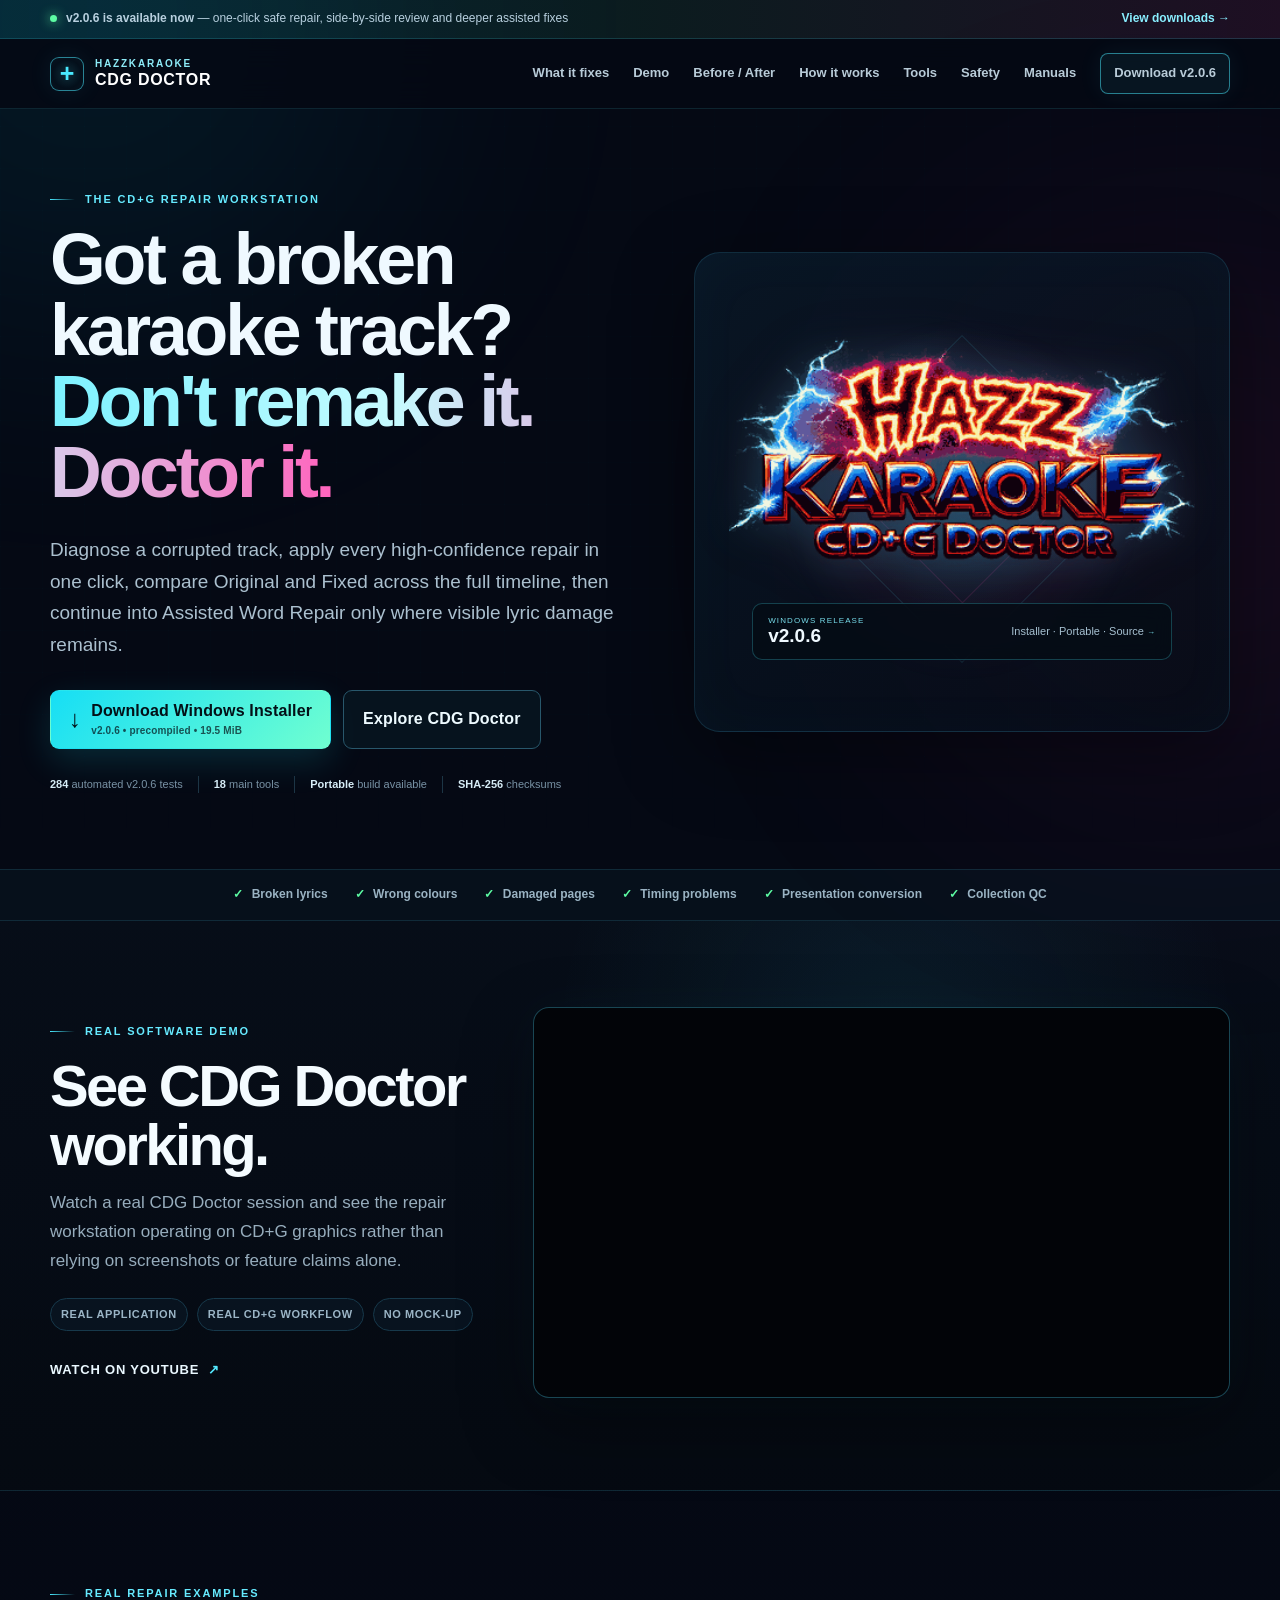
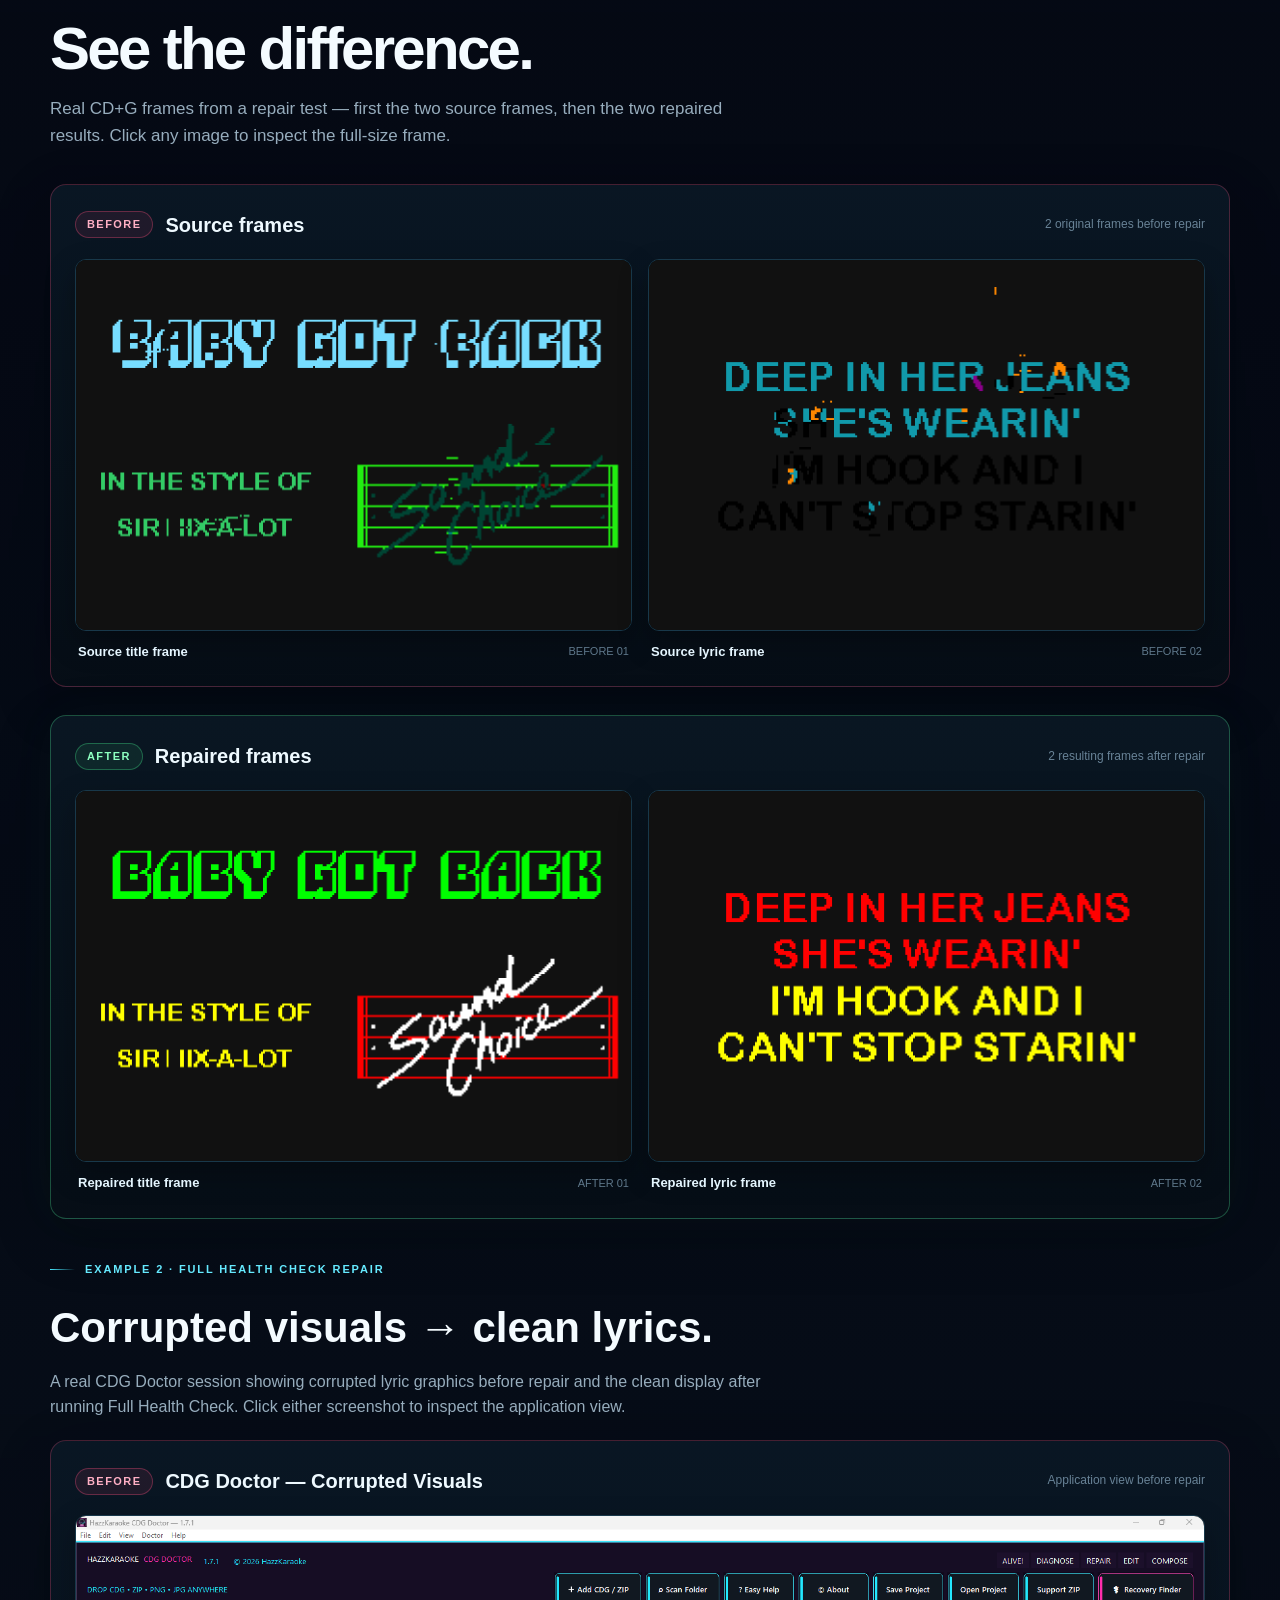
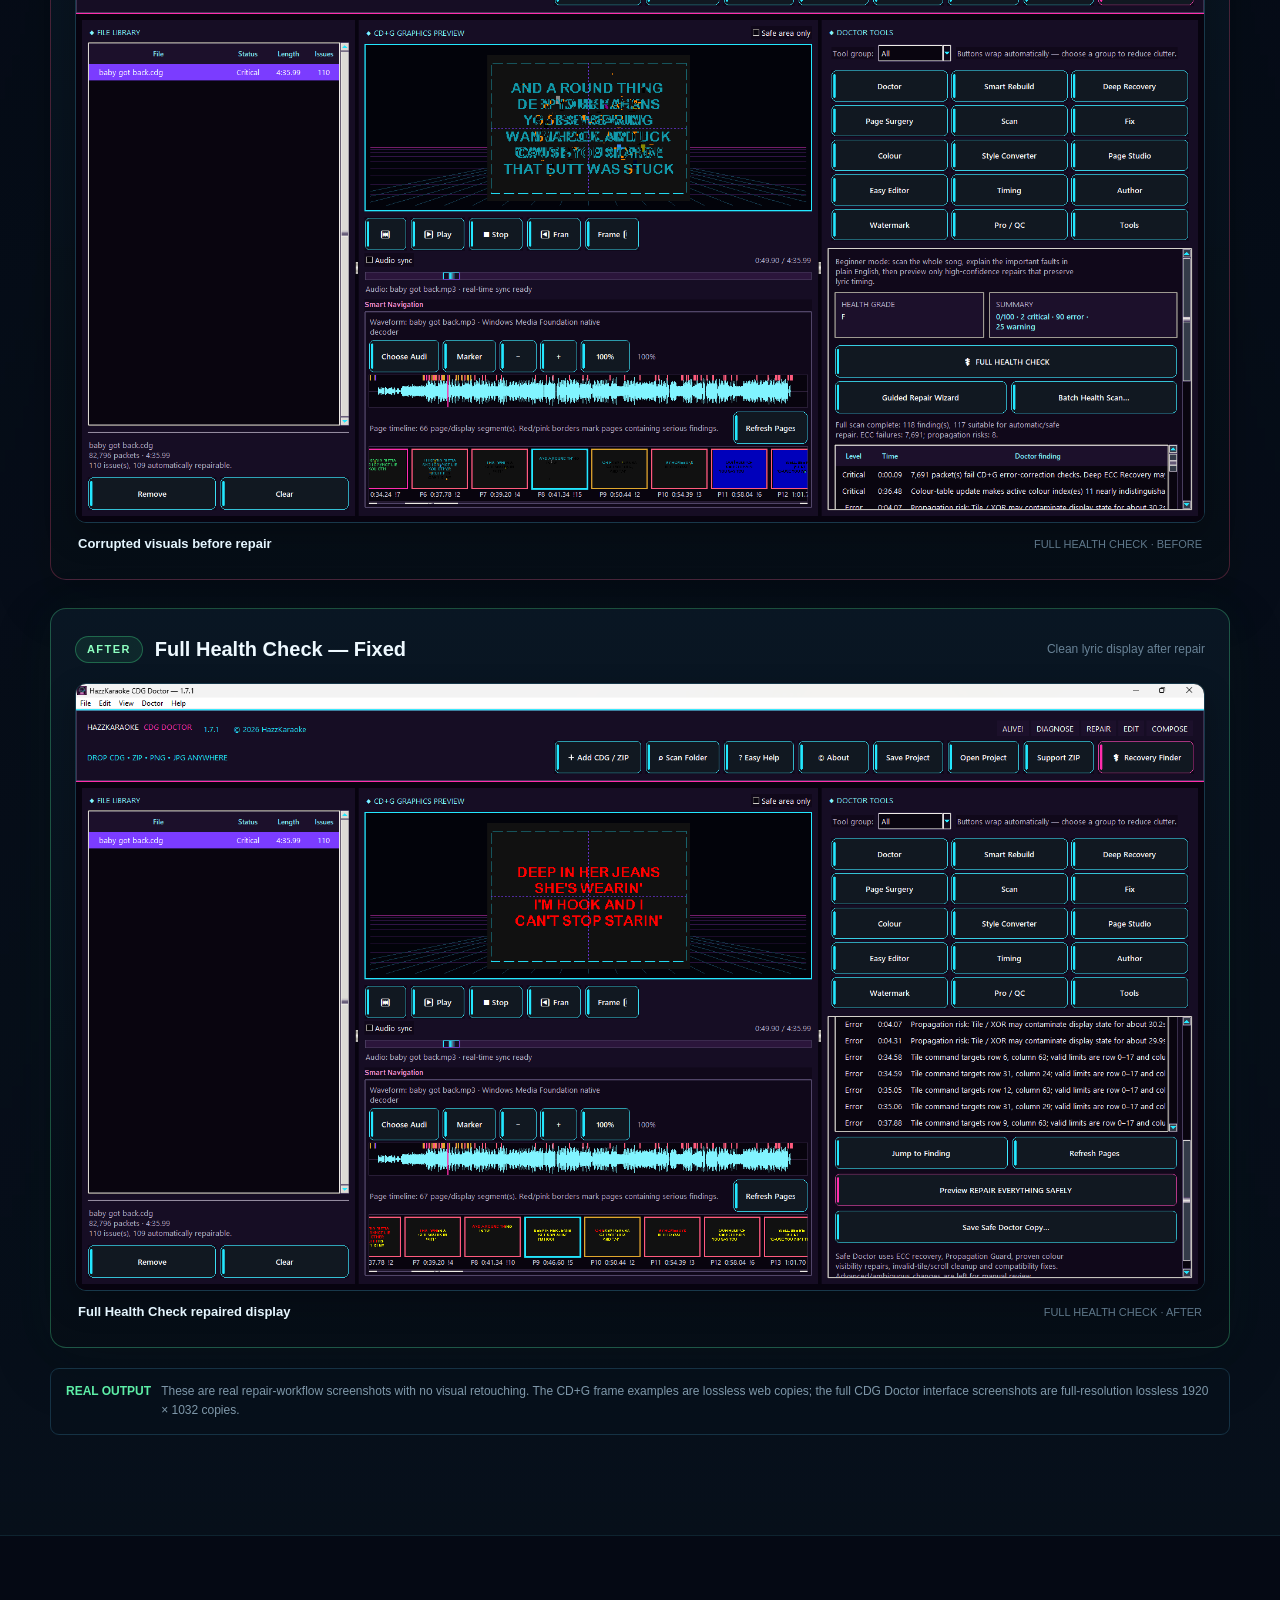
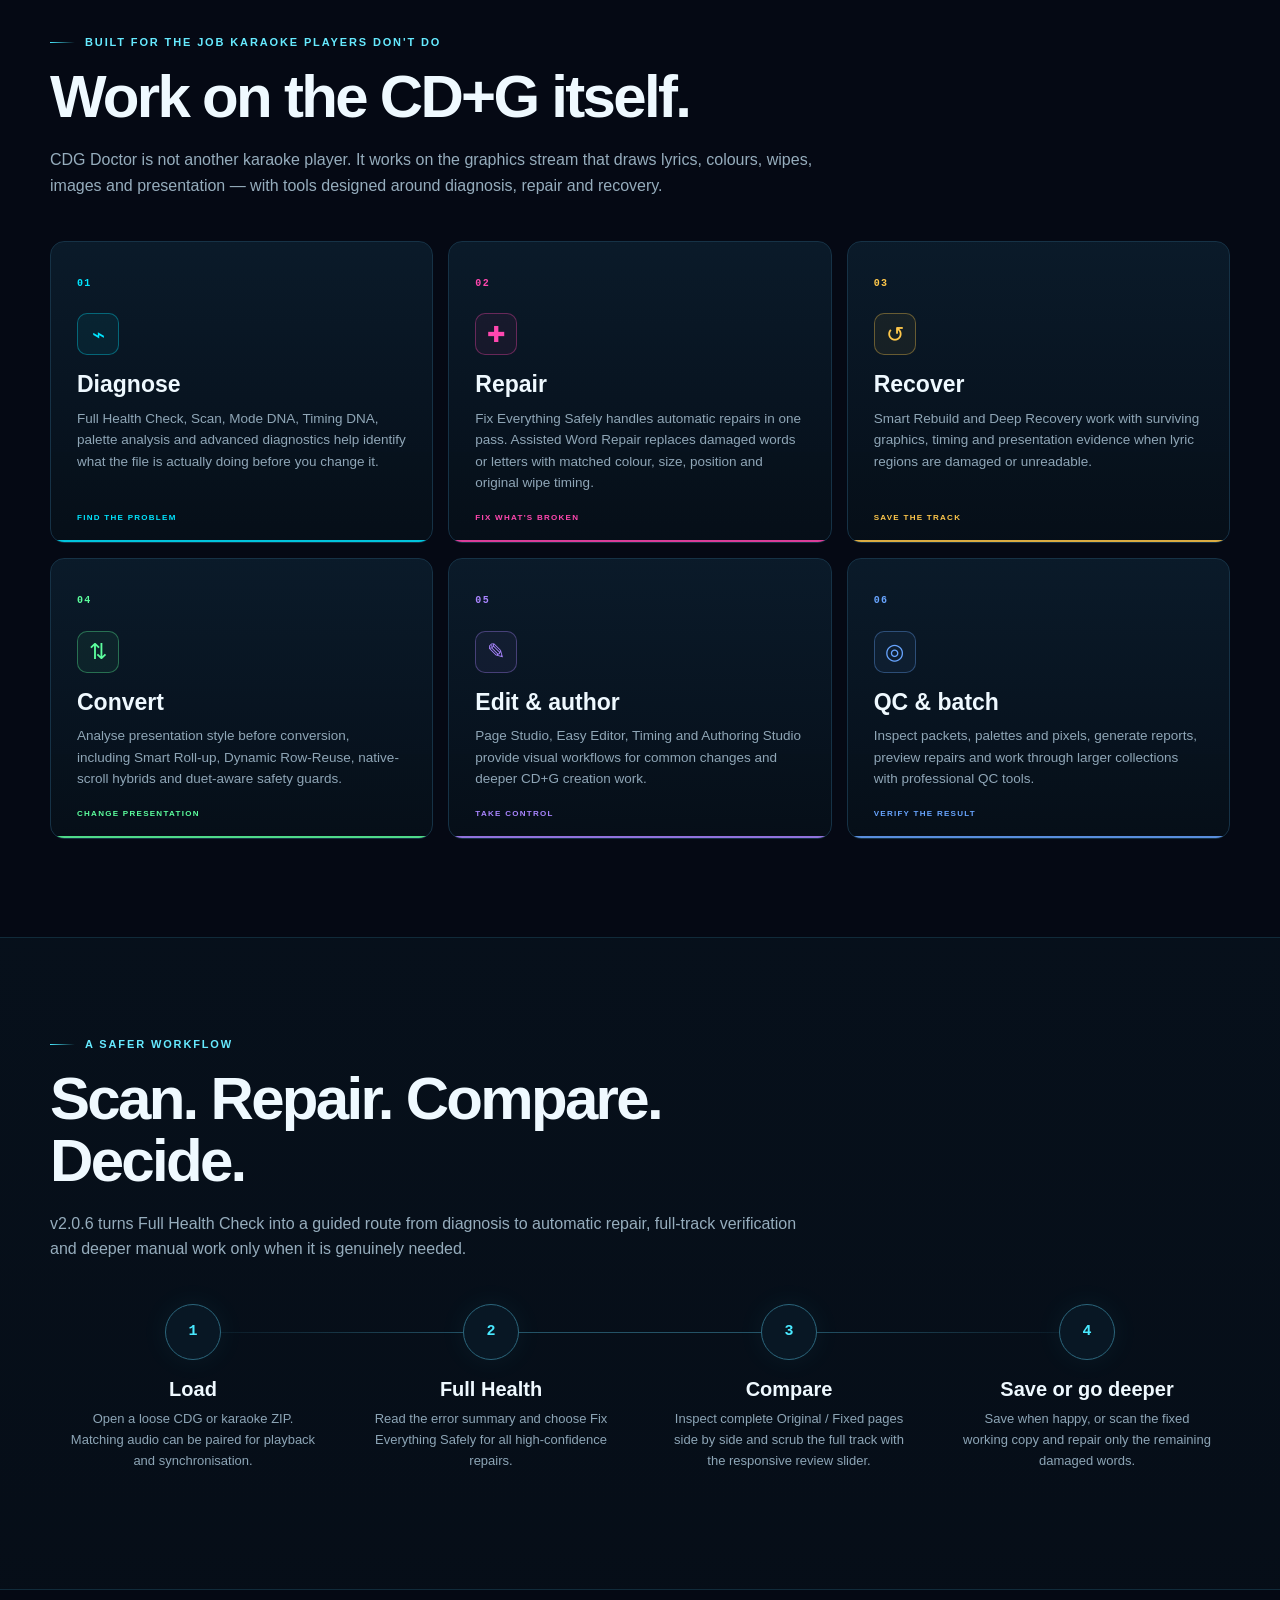
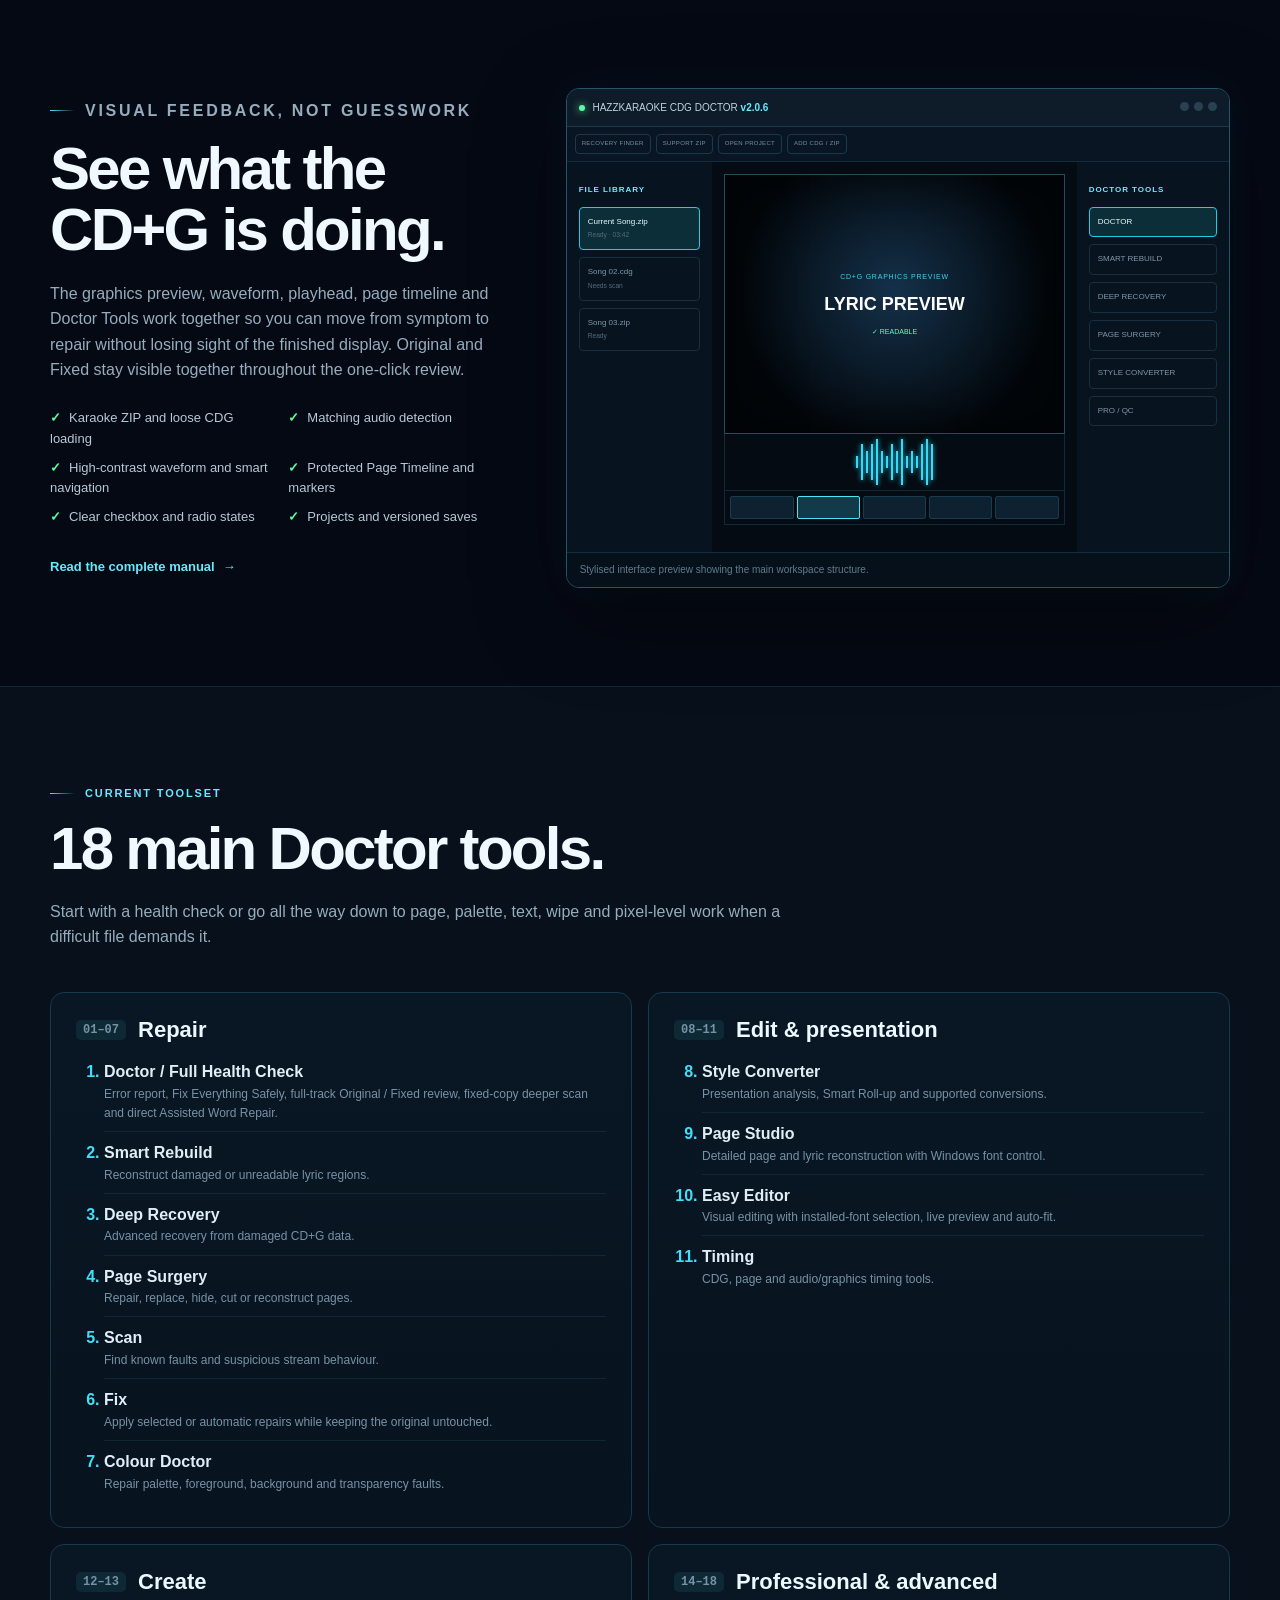
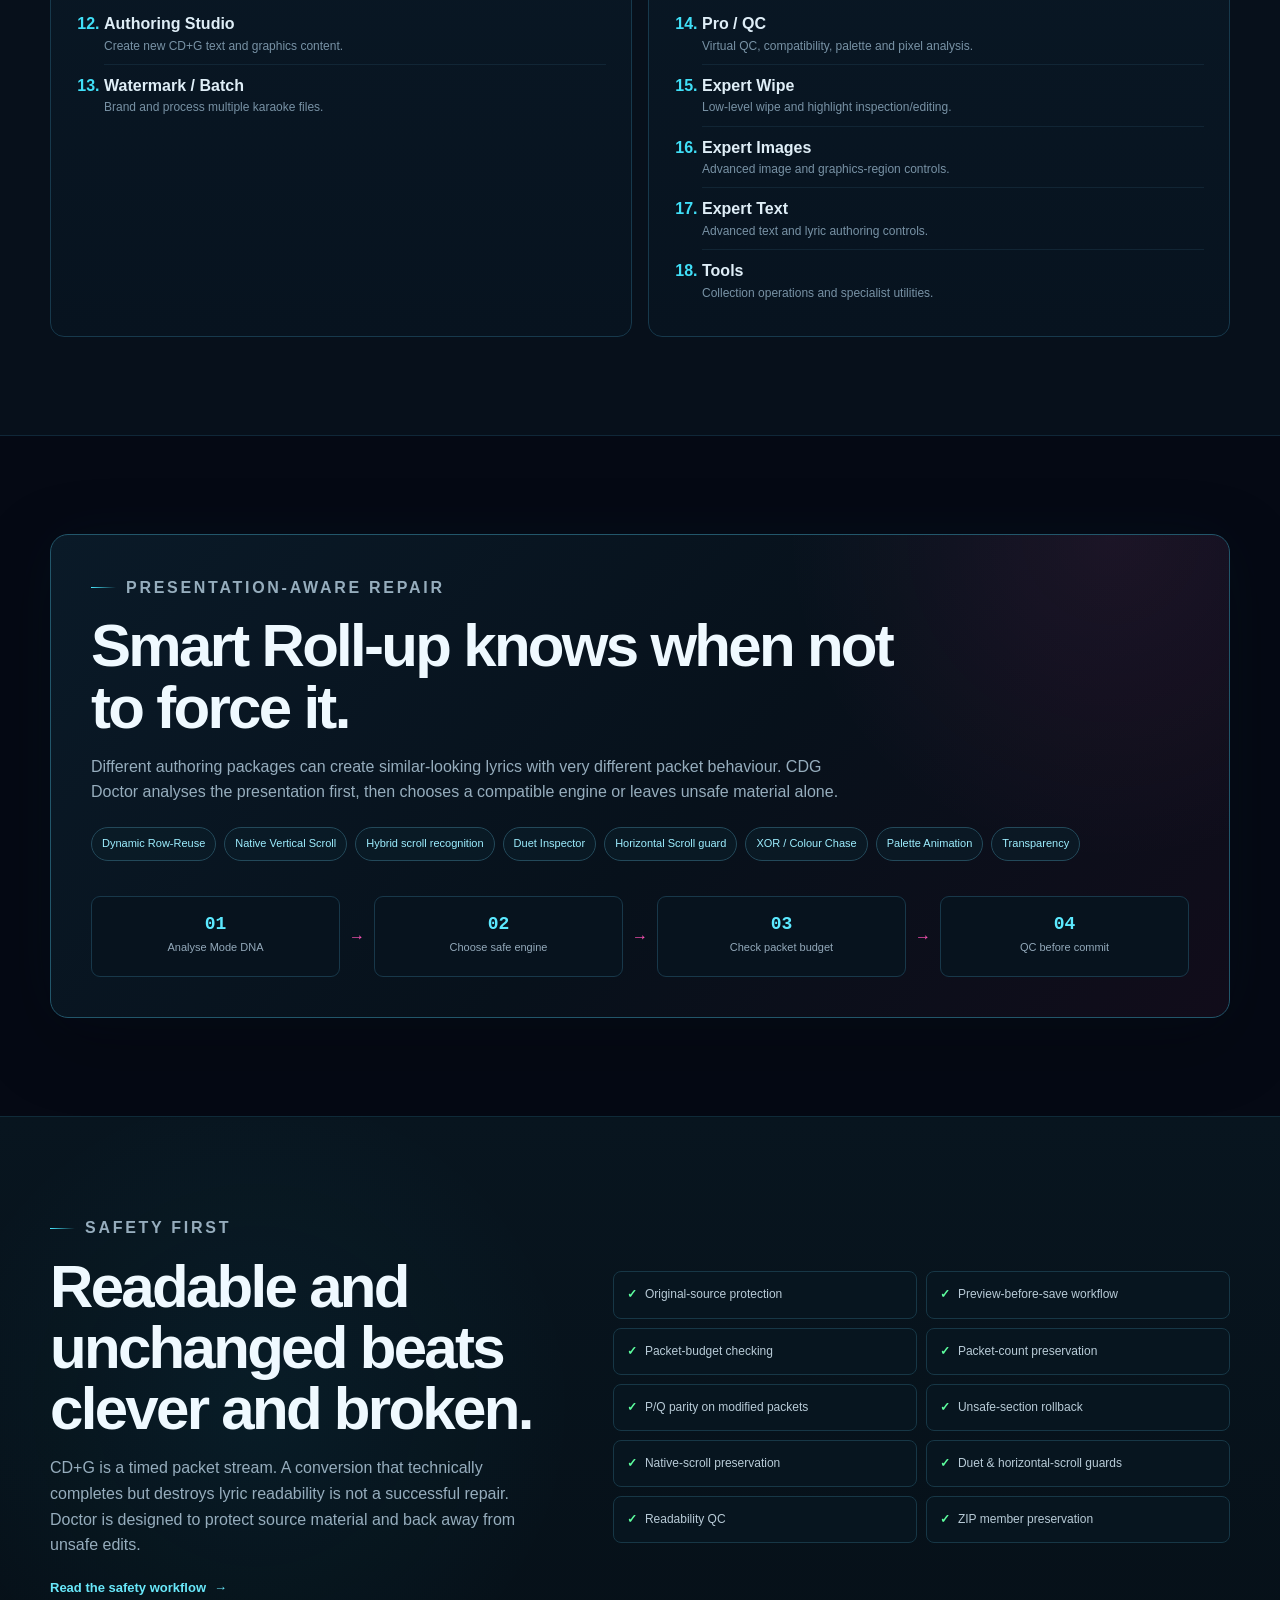
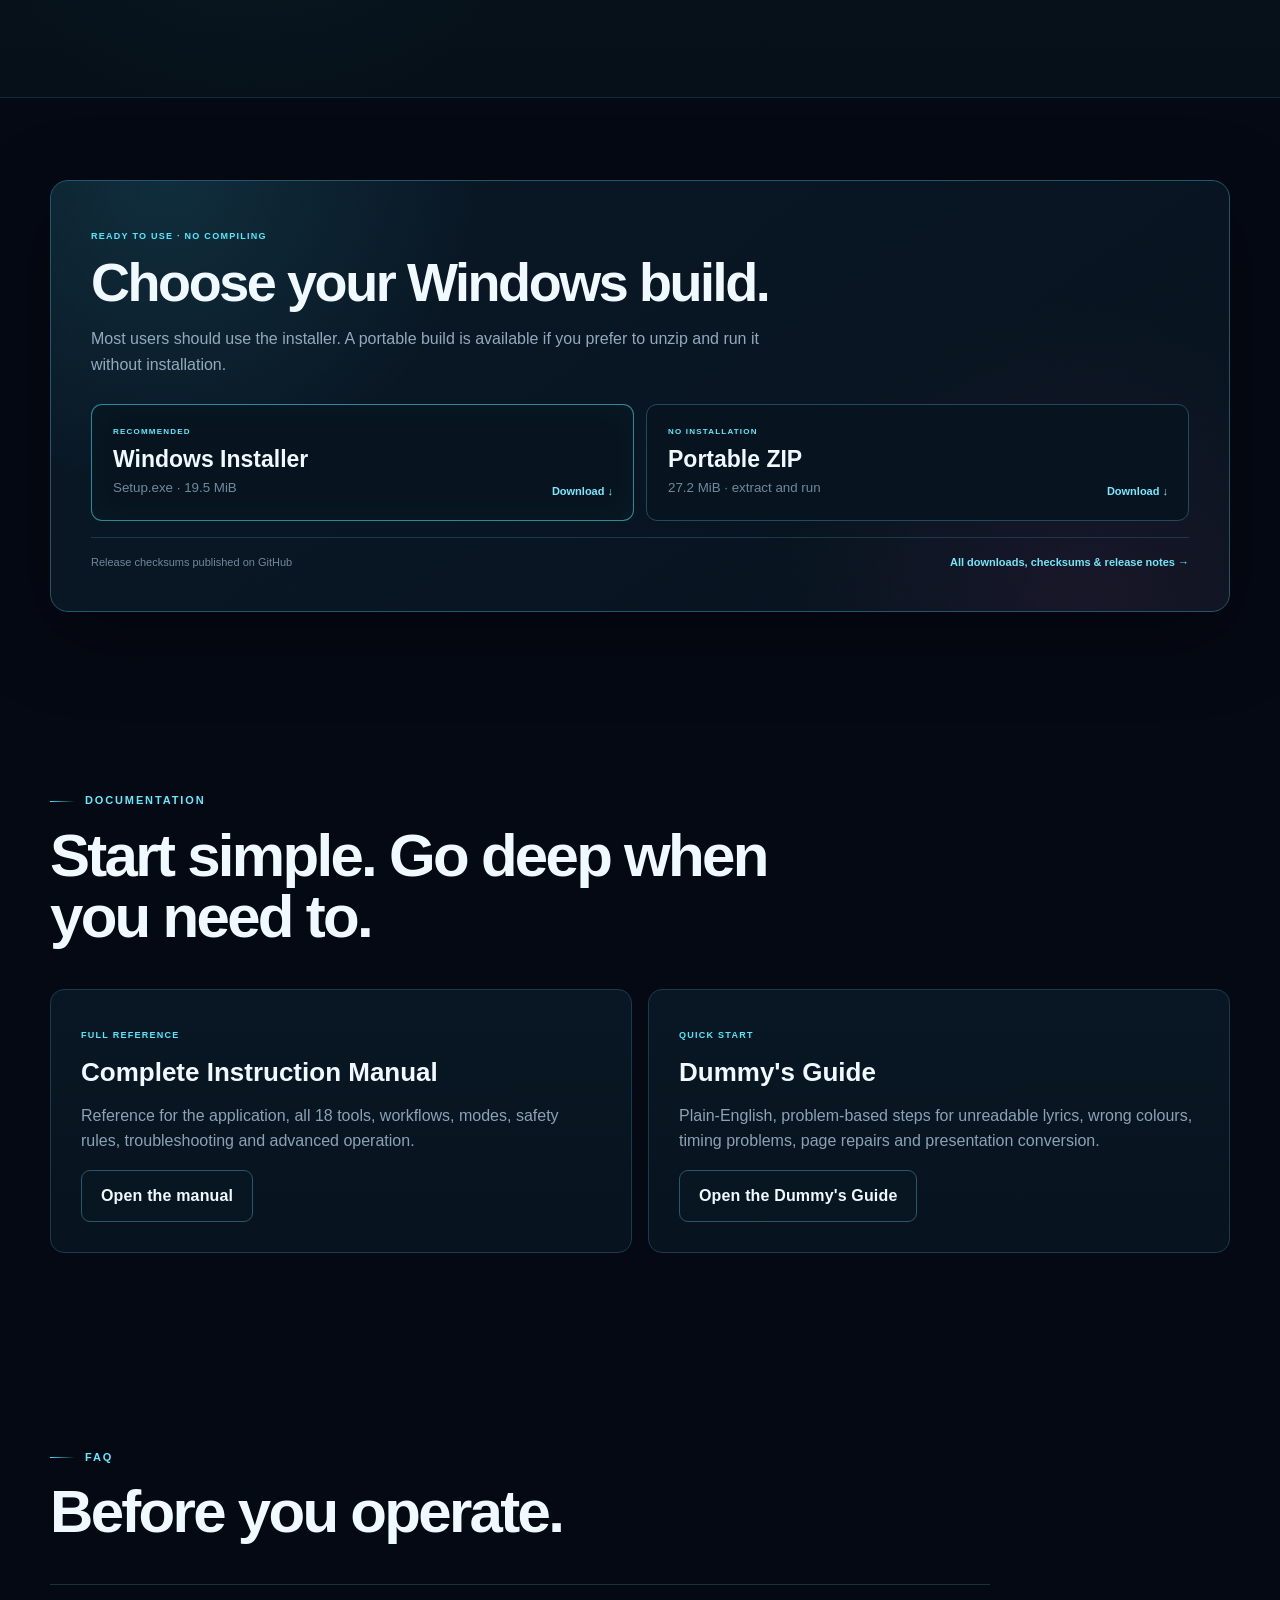
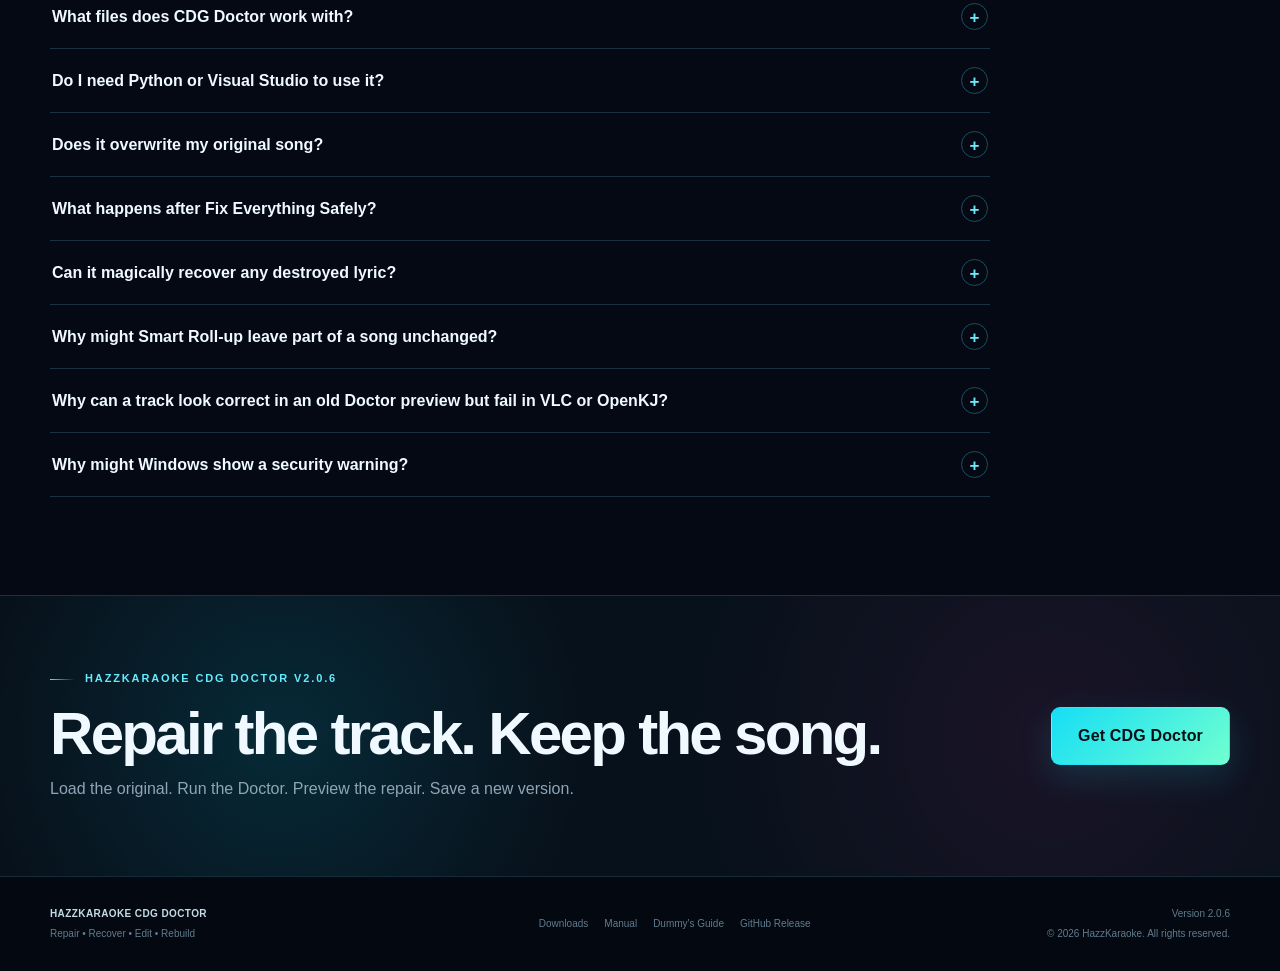
<file: index.html>
<!doctype html>
<html lang="en-GB">
<head>
  <meta charset="utf-8">
  <meta name="viewport" content="width=device-width,initial-scale=1">
  <meta name="theme-color" content="#050914">
  <meta name="color-scheme" content="dark">
  <meta name="robots" content="index,follow">
  <meta name="description" content="HazzKaraoke CDG Doctor is a specialist Windows workstation for diagnosing, repairing, recovering, editing and converting CD+G and MP3+G karaoke graphics.">
  <link rel="canonical" href="https://harryoke.github.io/harryoke-kunitoki/">
  <link rel="icon" href="assets/hazzkaraoke-cdg-doctor-logo.png" type="image/png">
  <meta property="og:type" content="website">
  <meta property="og:url" content="https://harryoke.github.io/harryoke-kunitoki/">
  <meta property="og:title" content="HazzKaraoke CDG Doctor — Repair • Recover • Edit • Rebuild">
  <meta property="og:description" content="A specialist Windows repair workstation for CD+G and MP3+G karaoke graphics.">
  <meta property="og:image" content="https://harryoke.github.io/harryoke-kunitoki/assets/hazzkaraoke-cdg-doctor-logo.png">
  <meta name="twitter:card" content="summary_large_image">
  <meta name="twitter:title" content="HazzKaraoke CDG Doctor v2.0.6">
  <meta name="twitter:description" content="Repair, recover, edit, rebuild and QC CD+G karaoke graphics on Windows.">
  <meta name="twitter:image" content="https://harryoke.github.io/harryoke-kunitoki/assets/hazzkaraoke-cdg-doctor-logo.png">
  <title>HazzKaraoke CDG Doctor | CD+G Repair & Recovery for Windows</title>
  <link rel="stylesheet" href="styles.css">
  <script defer src="script.js?v=v206"></script>
  <script type="application/ld+json">
  {
    "@context":"https://schema.org",
    "@type":"SoftwareApplication",
    "name":"HazzKaraoke CDG Doctor",
    "softwareVersion":"2.0.6",
    "operatingSystem":"Windows",
    "applicationCategory":"UtilitiesApplication",
    "description":"A specialist Windows workstation for diagnosing, repairing, recovering, editing and converting CD+G and MP3+G karaoke graphics.",
    "url":"https://harryoke.github.io/harryoke-kunitoki/",
    "downloadUrl":"https://github.com/harryoke/harryoke-kunitoki/releases/download/V2.0.6/HKCDG_2.0.6_Setup.exe"
  }
  </script>
</head>
<body>
  <a class="skip-link" href="#main">Skip to content</a>
  <div class="page-grid" aria-hidden="true"></div>
  <div class="glow glow-a" aria-hidden="true"></div>
  <div class="glow glow-b" aria-hidden="true"></div>

  <div class="release-bar">
    <div class="shell release-bar-inner">
      <span><i class="status-dot"></i><strong>v2.0.6 is available now</strong> — one-click safe repair, side-by-side review and deeper assisted fixes</span>
      <a href="download.html">View downloads <span aria-hidden="true">→</span></a>
    </div>
  </div>

  <header class="site-header">
    <a class="brand" href="#top" aria-label="HazzKaraoke CDG Doctor home">
      <span class="brand-mark" aria-hidden="true">+</span>
      <span><b>HAZZKARAOKE</b><strong>CDG DOCTOR</strong></span>
    </a>
    <button class="menu-button" type="button" aria-expanded="false" aria-controls="main-nav"><span>Menu</span></button>
    <nav id="main-nav" class="main-nav" aria-label="Primary navigation">
      <a href="#features">What it fixes</a>
      <a href="#workflow">How it works</a>
      <a href="#toolset">Tools</a>
      <a href="#safety">Safety</a>
      <a href="#manuals">Manuals</a>
      <a class="nav-download" href="download.html">Download v2.0.6</a>
    </nav>
  </header>

  <main id="main">
    <section id="top" class="hero shell">
      <div class="hero-copy reveal">
        <p class="eyebrow"><span class="eyebrow-line"></span> THE CD+G REPAIR WORKSTATION</p>
        <h1>Got a broken karaoke track?<br><span>Don't remake it. Doctor it.</span></h1>
        <p class="hero-lead">Diagnose a corrupted track, apply every high-confidence repair in one click, compare Original and Fixed across the full timeline, then continue into Assisted Word Repair only where visible lyric damage remains.</p>
        <div class="hero-actions">
          <a class="button button-primary button-download" href="https://github.com/harryoke/harryoke-kunitoki/releases/download/V2.0.6/HKCDG_2.0.6_Setup.exe">
            <span class="button-icon" aria-hidden="true">↓</span><span>Download Windows Installer<small>v2.0.6 • precompiled • 19.5 MiB</small></span>
          </a>
          <a class="button button-secondary" href="#features">Explore CDG Doctor</a>
        </div>
        <div class="trust-row" aria-label="Release facts">
          <span><b>284</b> automated v2.0.6 tests</span>
          <span><b>18</b> main tools</span>
          <span><b>Portable</b> build available</span>
          <span><b>SHA-256</b> checksums</span>
        </div>
      </div>

      <div class="hero-visual reveal">
        <div class="logo-stage">
          <div class="logo-halo" aria-hidden="true"></div>
          <img class="hero-brand-logo" src="assets/hazzkaraoke-cdg-doctor-logo.png" alt="Hazz Karaoke CD+G Doctor" width="400" height="219" fetchpriority="high">
          <div class="hero-release-card">
            <div><span>WINDOWS RELEASE</span><strong>v2.0.6</strong></div>
            <a href="download.html">Installer · Portable · Source <span aria-hidden="true">→</span></a>
          </div>
        </div>
      </div>
    </section>

    <section class="problem-strip" aria-label="Common CD+G problems">
      <div class="shell problem-row">
        <span><i>✓</i> Broken lyrics</span>
        <span><i>✓</i> Wrong colours</span>
        <span><i>✓</i> Damaged pages</span>
        <span><i>✓</i> Timing problems</span>
        <span><i>✓</i> Presentation conversion</span>
        <span><i>✓</i> Collection QC</span>
      </div>
    </section>

    <section id="features" class="section shell">
      <div class="section-heading reveal">
        <p class="eyebrow"><span class="eyebrow-line"></span> BUILT FOR THE JOB KARAOKE PLAYERS DON'T DO</p>
        <h2>Work on the CD+G itself.</h2>
        <p>CDG Doctor is not another karaoke player. It works on the graphics stream that draws lyrics, colours, wipes, images and presentation — with tools designed around diagnosis, repair and recovery.</p>
      </div>

      <div class="feature-grid">
        <article class="feature-card accent-cyan reveal"><span class="feature-number">01</span><div class="feature-icon">⌁</div><h3>Diagnose</h3><p>Full Health Check, Scan, Mode DNA, Timing DNA, palette analysis and advanced diagnostics help identify what the file is actually doing before you change it.</p><span class="feature-label">FIND THE PROBLEM</span></article>
        <article class="feature-card accent-pink reveal"><span class="feature-number">02</span><div class="feature-icon">✚</div><h3>Repair</h3><p>Fix Everything Safely handles automatic repairs in one pass. Assisted Word Repair replaces damaged words or letters with matched colour, size, position and original wipe timing.</p><span class="feature-label">FIX WHAT'S BROKEN</span></article>
        <article class="feature-card accent-yellow reveal"><span class="feature-number">03</span><div class="feature-icon">↺</div><h3>Recover</h3><p>Smart Rebuild and Deep Recovery work with surviving graphics, timing and presentation evidence when lyric regions are damaged or unreadable.</p><span class="feature-label">SAVE THE TRACK</span></article>
        <article class="feature-card accent-green reveal"><span class="feature-number">04</span><div class="feature-icon">⇅</div><h3>Convert</h3><p>Analyse presentation style before conversion, including Smart Roll-up, Dynamic Row-Reuse, native-scroll hybrids and duet-aware safety guards.</p><span class="feature-label">CHANGE PRESENTATION</span></article>
        <article class="feature-card accent-violet reveal"><span class="feature-number">05</span><div class="feature-icon">✎</div><h3>Edit & author</h3><p>Page Studio, Easy Editor, Timing and Authoring Studio provide visual workflows for common changes and deeper CD+G creation work.</p><span class="feature-label">TAKE CONTROL</span></article>
        <article class="feature-card accent-blue reveal"><span class="feature-number">06</span><div class="feature-icon">◎</div><h3>QC & batch</h3><p>Inspect packets, palettes and pixels, generate reports, preview repairs and work through larger collections with professional QC tools.</p><span class="feature-label">VERIFY THE RESULT</span></article>
      </div>
    </section>

    <section id="workflow" class="section workflow-section">
      <div class="shell">
        <div class="section-heading compact reveal">
          <p class="eyebrow"><span class="eyebrow-line"></span> A SAFER WORKFLOW</p>
          <h2>Scan. Repair. Compare. Decide.</h2>
          <p>v2.0.6 turns Full Health Check into a guided route from diagnosis to automatic repair, full-track verification and deeper manual work only when it is genuinely needed.</p>
        </div>
        <div class="workflow-grid">
          <article class="workflow-step reveal"><span>1</span><h3>Load</h3><p>Open a loose CDG or karaoke ZIP. Matching audio can be paired for playback and synchronisation.</p></article>
          <article class="workflow-step reveal"><span>2</span><h3>Full Health</h3><p>Read the error summary and choose Fix Everything Safely for all high-confidence repairs.</p></article>
          <article class="workflow-step reveal"><span>3</span><h3>Compare</h3><p>Inspect complete Original / Fixed pages side by side and scrub the full track with the responsive review slider.</p></article>
          <article class="workflow-step reveal"><span>4</span><h3>Save or go deeper</h3><p>Save when happy, or scan the fixed working copy and repair only the remaining damaged words.</p></article>
        </div>
      </div>
    </section>

    <section class="section shell app-section">
      <div class="app-copy reveal">
        <p class="eyebrow"><span class="eyebrow-line"></span> VISUAL FEEDBACK, NOT GUESSWORK</p>
        <h2>See what the CD+G is doing.</h2>
        <p>The graphics preview, waveform, playhead, page timeline and Doctor Tools work together so you can move from symptom to repair without losing sight of the finished display. Original and Fixed stay visible together throughout the one-click review.</p>
        <ul class="check-list">
          <li>Karaoke ZIP and loose CDG loading</li><li>Matching audio detection</li><li>High-contrast waveform and smart navigation</li><li>Protected Page Timeline and markers</li><li>Clear checkbox and radio states</li><li>Projects and versioned saves</li>
        </ul>
        <a class="text-link" href="manual.html">Read the complete manual <span aria-hidden="true">→</span></a>
      </div>
      <figure class="app-frame reveal" aria-label="Stylised CDG Doctor interface preview">
        <div class="mock-titlebar"><span><i class="window-dot"></i> HAZZKARAOKE CDG DOCTOR <b>v2.0.6</b></span><div><i></i><i></i><i></i></div></div>
        <div class="mock-toolbar"><span>RECOVERY FINDER</span><span>SUPPORT ZIP</span><span>OPEN PROJECT</span><span>ADD CDG / ZIP</span></div>
        <div class="mock-body">
          <aside class="mock-files"><b>FILE LIBRARY</b><span class="active">Current Song.zip<small>Ready · 03:42</small></span><span>Song 02.cdg<small>Needs scan</small></span><span>Song 03.zip<small>Ready</small></span></aside>
          <div class="mock-preview"><div class="mock-screen"><small>CD+G GRAPHICS PREVIEW</small><strong>LYRIC PREVIEW</strong><span>✓ READABLE</span></div><div class="mock-wave" aria-hidden="true"><i></i><i></i><i></i><i></i><i></i><i></i><i></i><i></i><i></i><i></i><i></i><i></i><i></i><i></i><i></i><i></i></div><div class="mock-timeline"><span></span><span class="active"></span><span></span><span></span><span></span></div></div>
          <aside class="mock-tools"><b>DOCTOR TOOLS</b><span class="cyan">DOCTOR</span><span>SMART REBUILD</span><span>DEEP RECOVERY</span><span>PAGE SURGERY</span><span>STYLE CONVERTER</span><span>PRO / QC</span></aside>
        </div>
        <figcaption>Stylised interface preview showing the main workspace structure.</figcaption>
      </figure>
    </section>

    <section id="toolset" class="section toolset-section"><div class="shell">
      <div class="section-heading compact reveal"><p class="eyebrow"><span class="eyebrow-line"></span> CURRENT TOOLSET</p><h2>18 main Doctor tools.</h2><p>Start with a health check or go all the way down to page, palette, text, wipe and pixel-level work when a difficult file demands it.</p></div>
      <div class="tool-groups">
        <div class="tool-group reveal"><div class="tool-group-heading"><span>01–07</span><h3>Repair</h3></div><ol start="1"><li><strong>Doctor / Full Health Check</strong><span>Error report, Fix Everything Safely, full-track Original / Fixed review, fixed-copy deeper scan and direct Assisted Word Repair.</span></li><li><strong>Smart Rebuild</strong><span>Reconstruct damaged or unreadable lyric regions.</span></li><li><strong>Deep Recovery</strong><span>Advanced recovery from damaged CD+G data.</span></li><li><strong>Page Surgery</strong><span>Repair, replace, hide, cut or reconstruct pages.</span></li><li><strong>Scan</strong><span>Find known faults and suspicious stream behaviour.</span></li><li><strong>Fix</strong><span>Apply selected or automatic repairs while keeping the original untouched.</span></li><li><strong>Colour Doctor</strong><span>Repair palette, foreground, background and transparency faults.</span></li></ol></div>
        <div class="tool-group reveal"><div class="tool-group-heading"><span>08–11</span><h3>Edit & presentation</h3></div><ol start="8"><li><strong>Style Converter</strong><span>Presentation analysis, Smart Roll-up and supported conversions.</span></li><li><strong>Page Studio</strong><span>Detailed page and lyric reconstruction with Windows font control.</span></li><li><strong>Easy Editor</strong><span>Visual editing with installed-font selection, live preview and auto-fit.</span></li><li><strong>Timing</strong><span>CDG, page and audio/graphics timing tools.</span></li></ol></div>
        <div class="tool-group reveal"><div class="tool-group-heading"><span>12–13</span><h3>Create</h3></div><ol start="12"><li><strong>Authoring Studio</strong><span>Create new CD+G text and graphics content.</span></li><li><strong>Watermark / Batch</strong><span>Brand and process multiple karaoke files.</span></li></ol></div>
        <div class="tool-group reveal"><div class="tool-group-heading"><span>14–18</span><h3>Professional & advanced</h3></div><ol start="14"><li><strong>Pro / QC</strong><span>Virtual QC, compatibility, palette and pixel analysis.</span></li><li><strong>Expert Wipe</strong><span>Low-level wipe and highlight inspection/editing.</span></li><li><strong>Expert Images</strong><span>Advanced image and graphics-region controls.</span></li><li><strong>Expert Text</strong><span>Advanced text and lyric authoring controls.</span></li><li><strong>Tools</strong><span>Collection operations and specialist utilities.</span></li></ol></div>
      </div>
    </div></section>

    <section class="section shell smart-section">
      <div class="smart-panel reveal">
        <div class="smart-copy"><p class="eyebrow"><span class="eyebrow-line"></span> PRESENTATION-AWARE REPAIR</p><h2>Smart Roll-up knows when not to force it.</h2><p>Different authoring packages can create similar-looking lyrics with very different packet behaviour. CDG Doctor analyses the presentation first, then chooses a compatible engine or leaves unsafe material alone.</p><div class="pill-row"><span>Dynamic Row-Reuse</span><span>Native Vertical Scroll</span><span>Hybrid scroll recognition</span><span>Duet Inspector</span><span>Horizontal Scroll guard</span><span>XOR / Colour Chase</span><span>Palette Animation</span><span>Transparency</span></div></div>
        <div class="smart-flow"><div><strong>01</strong><span>Analyse Mode DNA</span></div><i>→</i><div><strong>02</strong><span>Choose safe engine</span></div><i>→</i><div><strong>03</strong><span>Check packet budget</span></div><i>→</i><div><strong>04</strong><span>QC before commit</span></div></div>
      </div>
    </section>

    <section id="safety" class="section safety-section"><div class="shell safety-grid">
      <div class="reveal"><p class="eyebrow"><span class="eyebrow-line"></span> SAFETY FIRST</p><h2>Readable and unchanged beats clever and broken.</h2><p>CD+G is a timed packet stream. A conversion that technically completes but destroys lyric readability is not a successful repair. Doctor is designed to protect source material and back away from unsafe edits.</p><a class="text-link" href="manual.html">Read the safety workflow <span aria-hidden="true">→</span></a></div>
      <div class="safety-list reveal"><span>Original-source protection</span><span>Preview-before-save workflow</span><span>Packet-budget checking</span><span>Packet-count preservation</span><span>P/Q parity on modified packets</span><span>Unsafe-section rollback</span><span>Native-scroll preservation</span><span>Duet & horizontal-scroll guards</span><span>Readability QC</span><span>ZIP member preservation</span></div>
    </div></section>

    <section class="section download-home-section">
      <div class="shell">
        <div class="download-home-panel reveal">
          <div class="download-home-copy"><span class="manual-badge">READY TO USE · NO COMPILING</span><h2>Choose your Windows build.</h2><p>Most users should use the installer. A portable build is available if you prefer to unzip and run it without installation.</p></div>
          <div class="download-options">
            <a class="download-option primary" href="https://github.com/harryoke/harryoke-kunitoki/releases/download/V2.0.6/HKCDG_2.0.6_Setup.exe"><span>RECOMMENDED</span><strong>Windows Installer</strong><small>Setup.exe · 19.5 MiB</small><b>Download ↓</b></a>
            <a class="download-option" href="https://github.com/harryoke/harryoke-kunitoki/releases/download/V2.0.6/HKCDG_2.0.6_Portable.zip"><span>NO INSTALLATION</span><strong>Portable ZIP</strong><small>27.2 MiB · extract and run</small><b>Download ↓</b></a>
          </div>
          <div class="download-home-footer"><span>Release checksums published on GitHub</span><a href="download.html">All downloads, checksums & release notes →</a></div>
        </div>
      </div>
    </section>

    <section id="manuals" class="section shell manuals-section">
      <div class="section-heading compact reveal"><p class="eyebrow"><span class="eyebrow-line"></span> DOCUMENTATION</p><h2>Start simple. Go deep when you need to.</h2></div>
      <div class="manual-grid"><article class="manual-card reveal"><span class="manual-badge">FULL REFERENCE</span><h3>Complete Instruction Manual</h3><p>Reference for the application, all 18 tools, workflows, modes, safety rules, troubleshooting and advanced operation.</p><a class="button button-secondary" href="manual.html">Open the manual</a></article><article class="manual-card reveal"><span class="manual-badge">QUICK START</span><h3>Dummy's Guide</h3><p>Plain-English, problem-based steps for unreadable lyrics, wrong colours, timing problems, page repairs and presentation conversion.</p><a class="button button-secondary" href="quick-start.html">Open the Dummy's Guide</a></article></div>
    </section>

    <section id="faq" class="section shell faq-section">
      <div class="section-heading compact reveal"><p class="eyebrow"><span class="eyebrow-line"></span> FAQ</p><h2>Before you operate.</h2></div>
      <div class="faq-list reveal">
        <details><summary>What files does CDG Doctor work with?<span>+</span></summary><p>The application works with CD+G graphics files and karaoke ZIP packages. When matching audio is available, it can be paired for preview and synchronisation work.</p></details>
        <details><summary>Do I need Python or Visual Studio to use it?<span>+</span></summary><p>No. The Windows Installer and Portable ZIP are already compiled. The source/build package is only for developers who want to inspect or build the project themselves.</p></details>
        <details><summary>Does it overwrite my original song?<span>+</span></summary><p>The normal workflow uses a working/preview copy. Keep the original CDG, matching audio and original ZIP, and save finished work as a new or versioned output.</p></details>
        <details><summary>What happens after Fix Everything Safely?<span>+</span></summary><p>Doctor shows the first error page as Original and One-click Fix side by side. Use the responsive full-track slider to inspect the rest, then save the fixed copy or continue into a deeper scan and Assisted Word Repair.</p></details>
        <details><summary>Can it magically recover any destroyed lyric?<span>+</span></summary><p>No. CD+G stores graphics commands, not a hidden text transcript. Recovery depends on what useful graphics, timing and presentation information still survives. When words are genuinely destroyed, you may need to provide the correct lyric text.</p></details>
        <details><summary>Why might Smart Roll-up leave part of a song unchanged?<span>+</span></summary><p>That is deliberate safety behaviour. If a section uses an unsupported presentation style or does not have enough safe CD+G packet budget, Doctor can preserve that source-authored section rather than forcing an unreadable conversion.</p></details>
        <details><summary>Why can a track look correct in an old Doctor preview but fail in VLC or OpenKJ?<span>+</span></summary><p>CD+G graphics are stateful. Older previews could skip repeated commands while drawing fewer frames. v2.0.6 processes every packet sequentially and can repair delayed repeated Memory Preset clears without changing timing.</p></details>
        <details><summary>Why might Windows show a security warning?<span>+</span></summary><p>The current v2.0.6 binaries use a HazzKaraoke self-signed certificate rather than a commercial code-signing certificate, so SmartScreen may still show a warning. The published SHA-256 checksums let you verify the exact release files.</p></details>
      </div>
    </section>

    <section class="cta-section"><div class="shell cta-inner reveal"><div><p class="eyebrow"><span class="eyebrow-line"></span> HAZZKARAOKE CDG DOCTOR v2.0.6</p><h2>Repair the track. Keep the song.</h2><p>Load the original. Run the Doctor. Preview the repair. Save a new version.</p></div><a class="button button-primary button-large" href="download.html">Get CDG Doctor</a></div></section>
  </main>

  <footer class="site-footer"><div class="shell footer-inner"><div class="footer-brand"><strong>HAZZKARAOKE CDG DOCTOR</strong><span>Repair • Recover • Edit • Rebuild</span></div><div class="footer-links"><a href="download.html">Downloads</a><a href="manual.html">Manual</a><a href="quick-start.html">Dummy's Guide</a><a href="https://github.com/harryoke/harryoke-kunitoki/releases/tag/V2.0.6">GitHub Release</a></div><div class="footer-meta"><span>Version 2.0.6</span><span>© 2026 HazzKaraoke. All rights reserved.</span></div></div></footer>
</body>
</html>
</file>
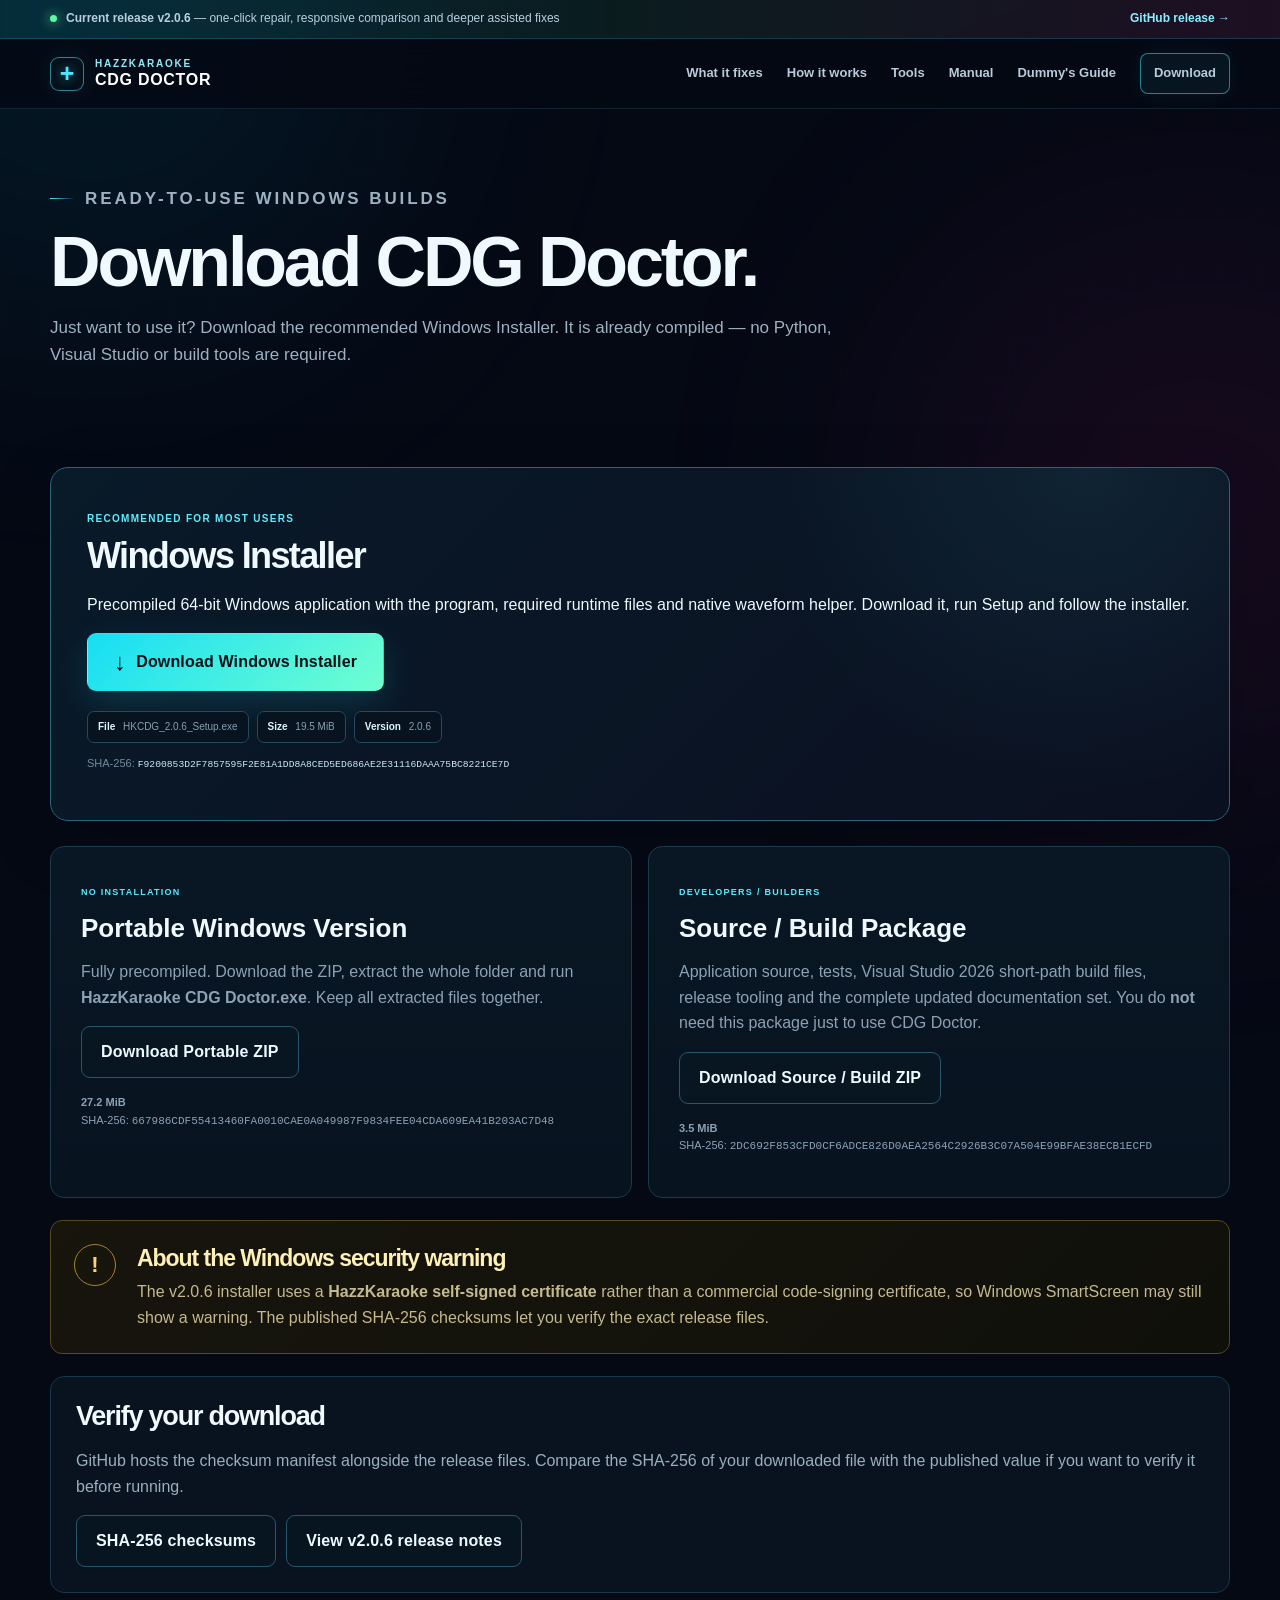
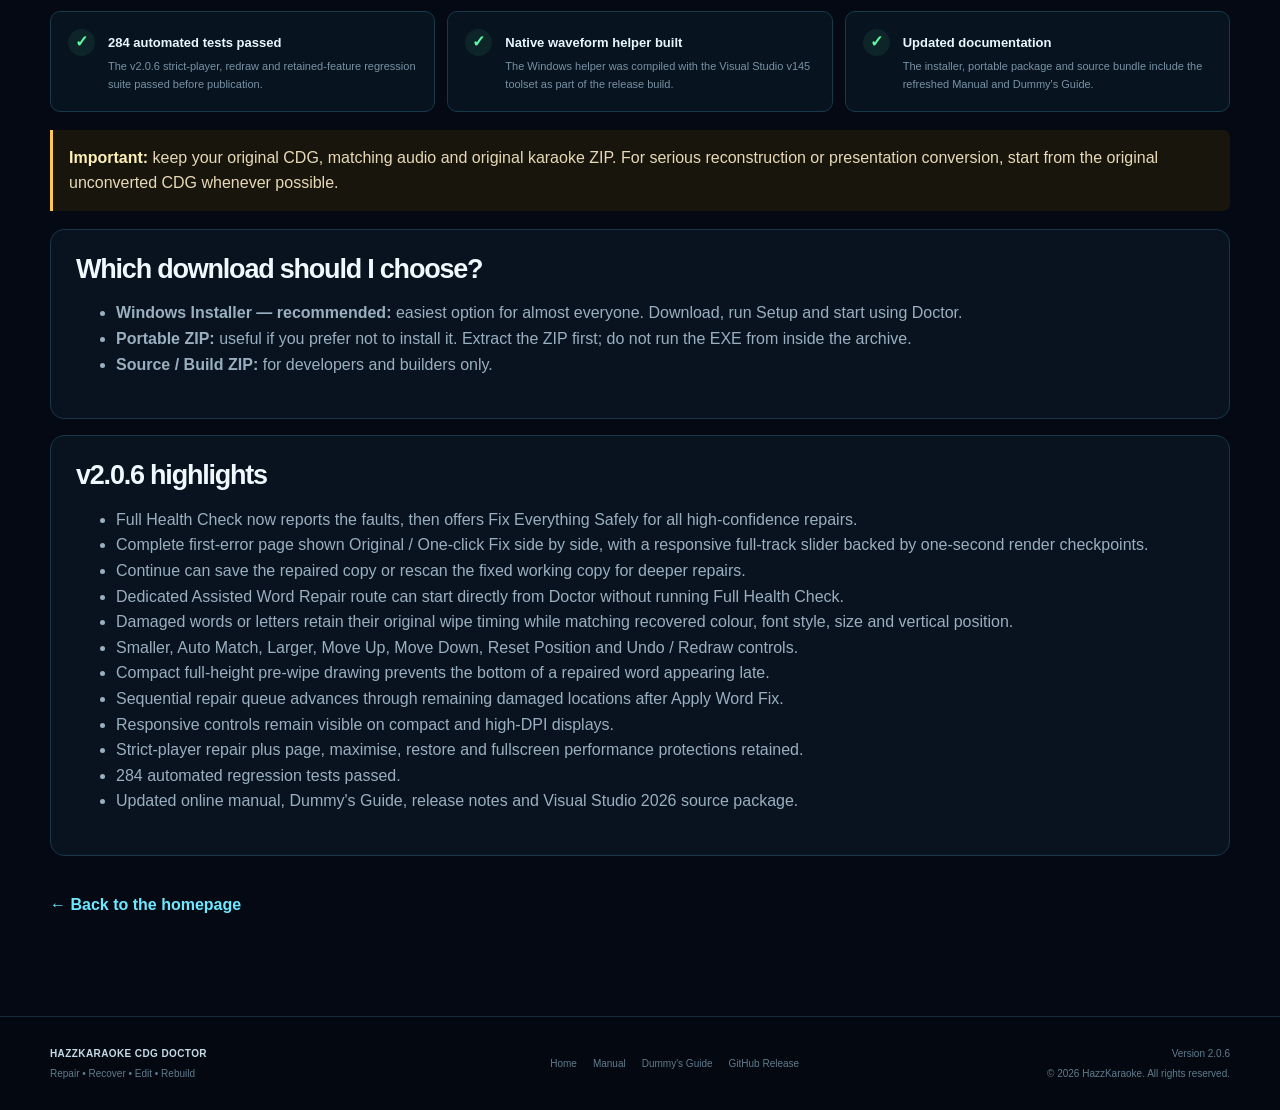
<file: download.html>
<!doctype html>
<html lang="en-GB">
<head>
  <meta charset="utf-8">
  <meta name="viewport" content="width=device-width,initial-scale=1">
  <meta name="theme-color" content="#050914">
  <meta name="color-scheme" content="dark">
  <meta name="description" content="Download HazzKaraoke CDG Doctor v2.0.6 for Windows — one-click safe repair, full-track Original / Fixed comparison and deeper assisted lyric repair.">
  <link rel="canonical" href="https://harryoke.github.io/harryoke-kunitoki/download.html">
  <link rel="icon" href="assets/hazzkaraoke-cdg-doctor-logo.png" type="image/png">
  <meta property="og:title" content="Download HazzKaraoke CDG Doctor v2.0.6">
  <meta property="og:description" content="Precompiled Windows installer and portable build. No Python, Visual Studio or compiling required.">
  <meta property="og:image" content="https://harryoke.github.io/harryoke-kunitoki/assets/hazzkaraoke-cdg-doctor-logo.png">
  <title>Download v2.0.6 | HazzKaraoke CDG Doctor</title>
  <link rel="stylesheet" href="styles.css">
  <script defer src="script.js"></script>
</head>
<body>
  <a class="skip-link" href="#main">Skip to content</a>
  <div class="page-grid" aria-hidden="true"></div>
  <div class="glow glow-a" aria-hidden="true"></div>
  <div class="glow glow-b" aria-hidden="true"></div>

  <div class="release-bar"><div class="shell release-bar-inner"><span><i class="status-dot"></i><strong>Current release v2.0.6</strong> — one-click repair, responsive comparison and deeper assisted fixes</span><a href="https://github.com/harryoke/harryoke-kunitoki/releases/tag/V2.0.6">GitHub release →</a></div></div>

  <header class="site-header">
    <a class="brand" href="index.html" aria-label="HazzKaraoke CDG Doctor home"><span class="brand-mark" aria-hidden="true">+</span><span><b>HAZZKARAOKE</b><strong>CDG DOCTOR</strong></span></a>
    <button class="menu-button" type="button" aria-expanded="false" aria-controls="main-nav"><span>Menu</span></button>
    <nav id="main-nav" class="main-nav" aria-label="Primary navigation"><a href="index.html#features">What it fixes</a><a href="index.html#workflow">How it works</a><a href="index.html#toolset">Tools</a><a href="manual.html">Manual</a><a href="quick-start.html">Dummy's Guide</a><a class="nav-download" href="download.html" aria-current="page">Download</a></nav>
  </header>

  <main id="main">
    <section class="content-hero shell reveal">
      <p class="eyebrow"><span class="eyebrow-line"></span> READY-TO-USE WINDOWS BUILDS</p>
      <h1>Download CDG Doctor.</h1>
      <p>Just want to use it? Download the recommended Windows Installer. It is already compiled — no Python, Visual Studio or build tools are required.</p>
    </section>

    <section class="shell section download-page-section">
      <div class="download-card reveal">
        <span class="version">RECOMMENDED FOR MOST USERS</span>
        <h2>Windows Installer</h2>
        <p>Precompiled 64-bit Windows application with the program, required runtime files and native waveform helper. Download it, run Setup and follow the installer.</p>
        <p><a class="button button-primary button-large" href="https://github.com/harryoke/harryoke-kunitoki/releases/download/V2.0.6/HKCDG_2.0.6_Setup.exe"><span class="button-icon" aria-hidden="true">↓</span> Download Windows Installer</a></p>
        <div class="file-facts"><span><b>File</b> HKCDG_2.0.6_Setup.exe</span><span><b>Size</b> 19.5 MiB</span><span><b>Version</b> 2.0.6</span></div>
        <p class="download-note">SHA-256: <code>F9200853D2F7857595F2E81A1DD8A8CED5ED686AE2E31116DAAA75BC8221CE7D</code></p>
      </div>

      <div class="manual-grid download-secondary-grid">
      <article class="manual-card reveal"><span class="manual-badge">NO INSTALLATION</span><h3>Portable Windows Version</h3><p>Fully precompiled. Download the ZIP, extract the whole folder and run <strong>HazzKaraoke CDG Doctor.exe</strong>. Keep all extracted files together.</p><p><a class="button button-secondary" href="https://github.com/harryoke/harryoke-kunitoki/releases/download/V2.0.6/HKCDG_2.0.6_Portable.zip">Download Portable ZIP</a></p><p class="download-note"><b>27.2 MiB</b><br>SHA-256: <code>667986CDF55413460FA0010CAE0A049987F9834FEE04CDA609EA41B203AC7D48</code></p></article>
      <article class="manual-card reveal"><span class="manual-badge">DEVELOPERS / BUILDERS</span><h3>Source / Build Package</h3><p>Application source, tests, Visual Studio 2026 short-path build files, release tooling and the complete updated documentation set. You do <strong>not</strong> need this package just to use CDG Doctor.</p><p><a class="button button-secondary" href="https://github.com/harryoke/harryoke-kunitoki/releases/download/V2.0.6/HKCDG_2.0.6_Source.zip">Download Source / Build ZIP</a></p><p class="download-note"><b>3.5 MiB</b><br>SHA-256: <code>2DC692F853CFD0CF6ADCE826D0AEA2564C2926B3C07A504E99BFAE38ECB1ECFD</code></p></article>
      </div>

      <div class="security-panel reveal"><div class="security-icon" aria-hidden="true">!</div><div><h2>About the Windows security warning</h2><p>The v2.0.6 installer uses a <strong>HazzKaraoke self-signed certificate</strong> rather than a commercial code-signing certificate, so Windows SmartScreen may still show a warning. The published SHA-256 checksums let you verify the exact release files.</p></div></div>

      <div class="content-panel reveal"><h2>Verify your download</h2><p>GitHub hosts the checksum manifest alongside the release files. Compare the SHA-256 of your downloaded file with the published value if you want to verify it before running.</p><div class="inline-actions"><a class="button button-secondary" href="https://github.com/harryoke/harryoke-kunitoki/releases/download/V2.0.6/HKCDG_2.0.6_SHA256.txt">SHA-256 checksums</a><a class="button button-secondary" href="https://github.com/harryoke/harryoke-kunitoki/releases/tag/V2.0.6">View v2.0.6 release notes</a></div></div>

      <div class="trust-build-grid">
        <article class="mini-panel reveal"><span>✓</span><div><strong>284 automated tests passed</strong><p>The v2.0.6 strict-player, redraw and retained-feature regression suite passed before publication.</p></div></article>
        <article class="mini-panel reveal"><span>✓</span><div><strong>Native waveform helper built</strong><p>The Windows helper was compiled with the Visual Studio v145 toolset as part of the release build.</p></div></article>
        <article class="mini-panel reveal"><span>✓</span><div><strong>Updated documentation</strong><p>The installer, portable package and source bundle include the refreshed Manual and Dummy's Guide.</p></div></article>
      </div>

      <div class="notice reveal"><strong>Important:</strong> keep your original CDG, matching audio and original karaoke ZIP. For serious reconstruction or presentation conversion, start from the original unconverted CDG whenever possible.</div>

      <div class="content-panel reveal"><h2>Which download should I choose?</h2><ul><li><strong>Windows Installer — recommended:</strong> easiest option for almost everyone. Download, run Setup and start using Doctor.</li><li><strong>Portable ZIP:</strong> useful if you prefer not to install it. Extract the ZIP first; do not run the EXE from inside the archive.</li><li><strong>Source / Build ZIP:</strong> for developers and builders only.</li></ul></div>

      <div class="content-panel reveal"><h2>v2.0.6 highlights</h2><ul><li>Full Health Check now reports the faults, then offers Fix Everything Safely for all high-confidence repairs.</li><li>Complete first-error page shown Original / One-click Fix side by side, with a responsive full-track slider backed by one-second render checkpoints.</li><li>Continue can save the repaired copy or rescan the fixed working copy for deeper repairs.</li><li>Dedicated Assisted Word Repair route can start directly from Doctor without running Full Health Check.</li><li>Damaged words or letters retain their original wipe timing while matching recovered colour, font style, size and vertical position.</li><li>Smaller, Auto Match, Larger, Move Up, Move Down, Reset Position and Undo / Redraw controls.</li><li>Compact full-height pre-wipe drawing prevents the bottom of a repaired word appearing late.</li><li>Sequential repair queue advances through remaining damaged locations after Apply Word Fix.</li><li>Responsive controls remain visible on compact and high-DPI displays.</li><li>Strict-player repair plus page, maximise, restore and fullscreen performance protections retained.</li><li>284 automated regression tests passed.</li><li>Updated online manual, Dummy's Guide, release notes and Visual Studio 2026 source package.</li></ul></div>

      <a class="back-link" href="index.html">← Back to the homepage</a>
    </section>
  </main>

  <footer class="site-footer"><div class="shell footer-inner"><div class="footer-brand"><strong>HAZZKARAOKE CDG DOCTOR</strong><span>Repair • Recover • Edit • Rebuild</span></div><div class="footer-links"><a href="index.html">Home</a><a href="manual.html">Manual</a><a href="quick-start.html">Dummy's Guide</a><a href="https://github.com/harryoke/harryoke-kunitoki/releases/tag/V2.0.6">GitHub Release</a></div><div class="footer-meta"><span>Version 2.0.6</span><span>© 2026 HazzKaraoke. All rights reserved.</span></div></div></footer>
</body>
</html>
</file>
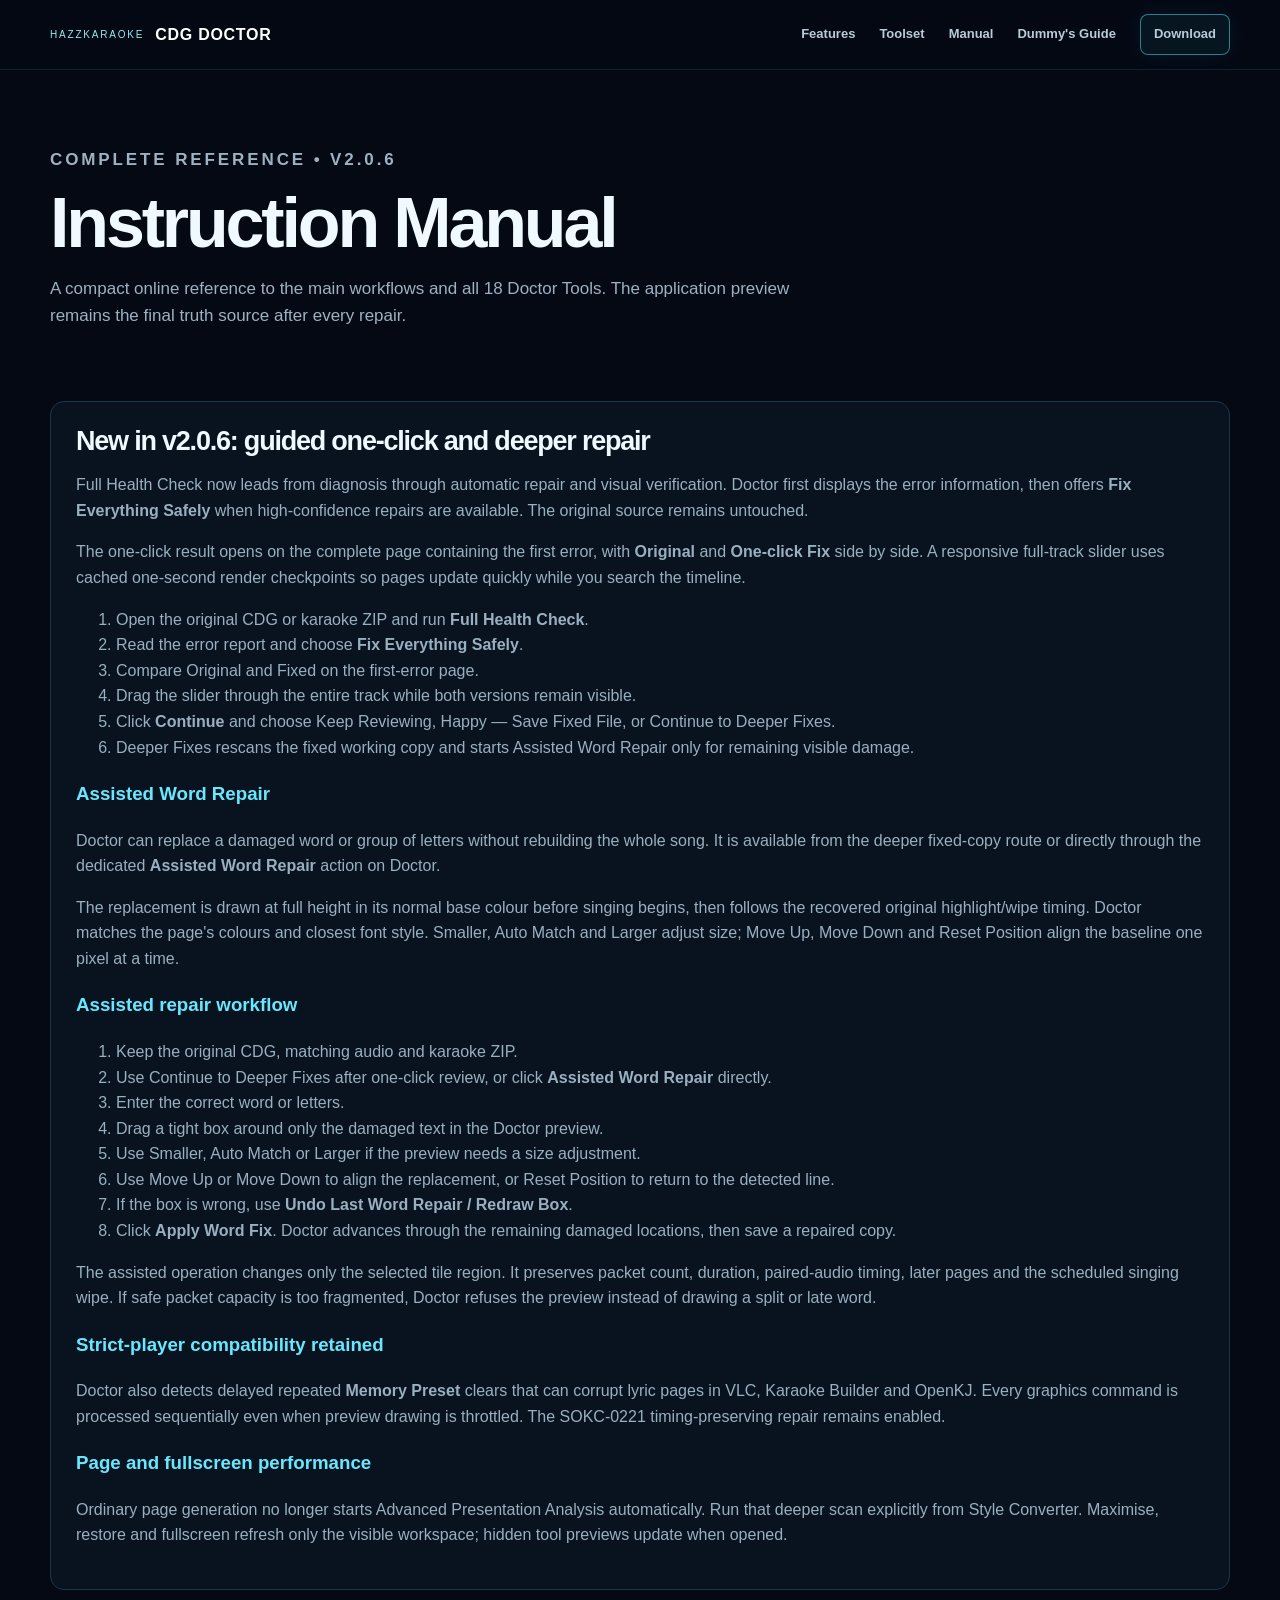
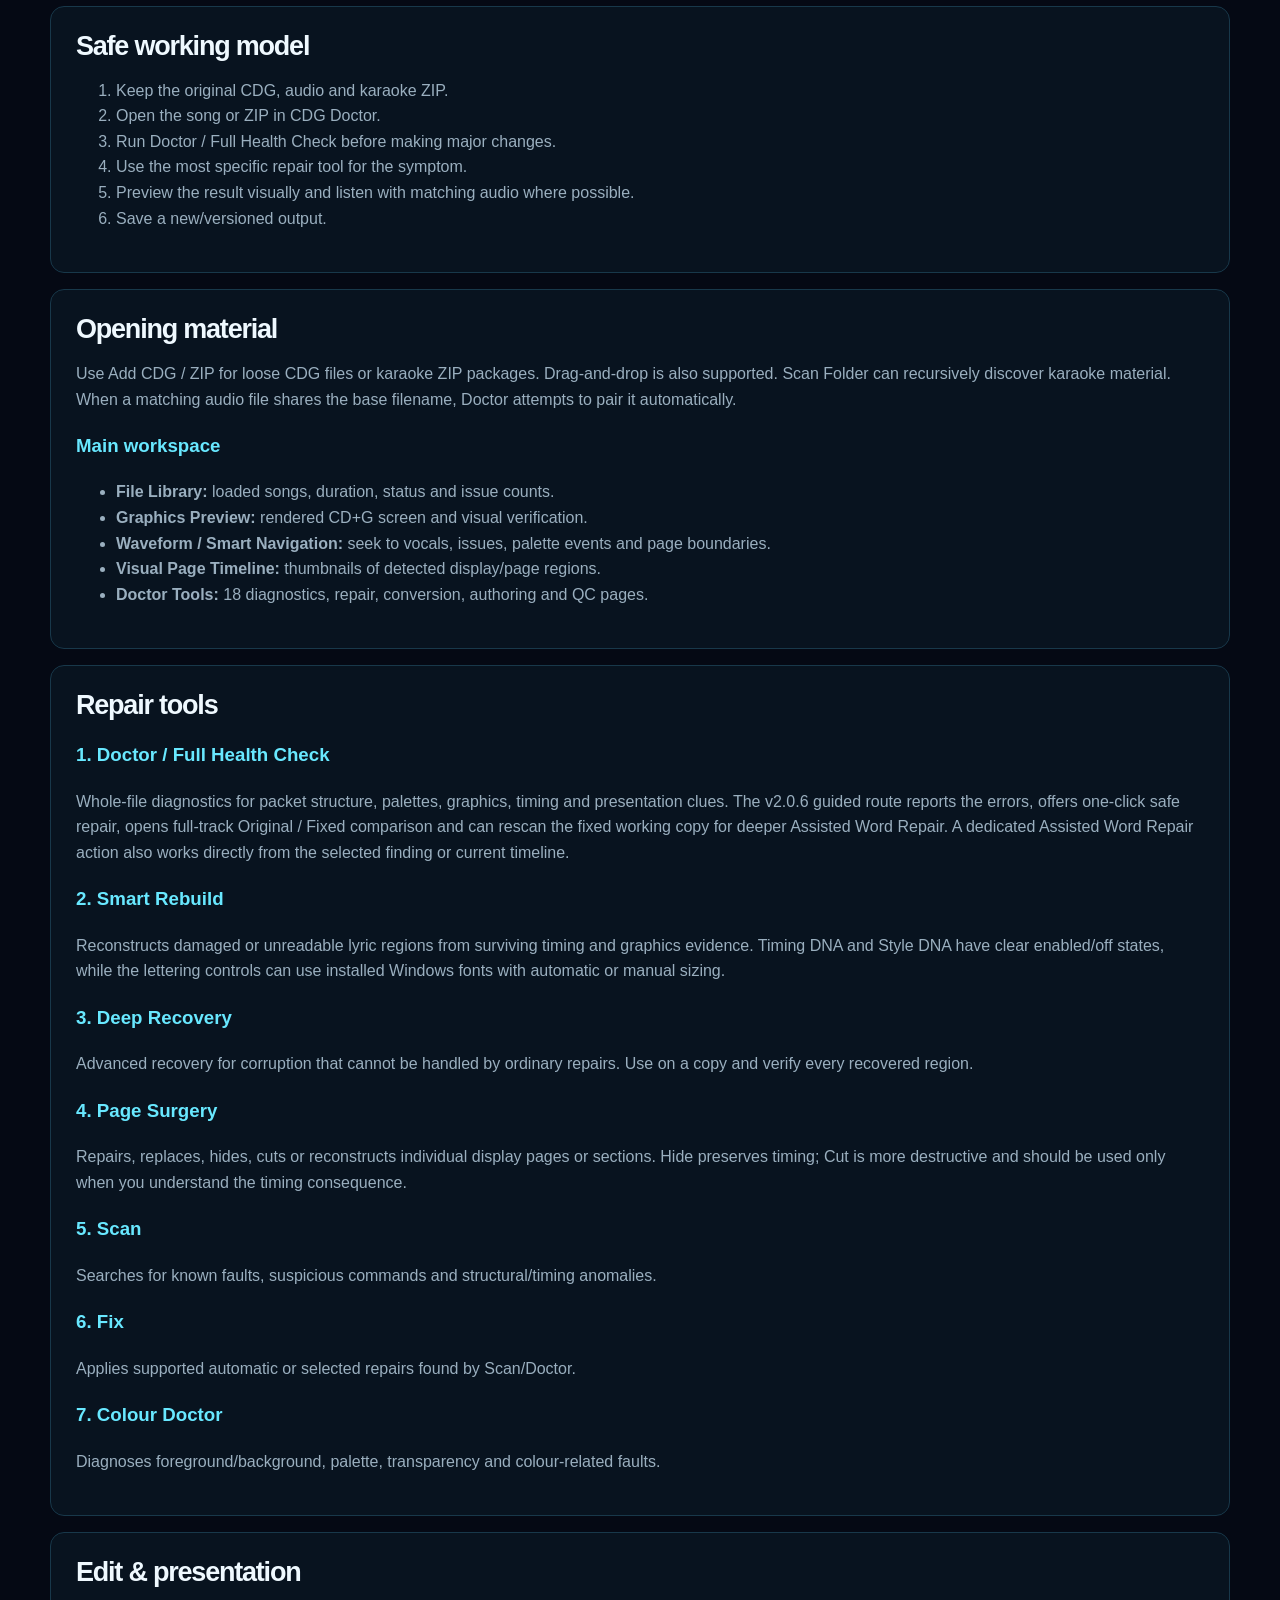
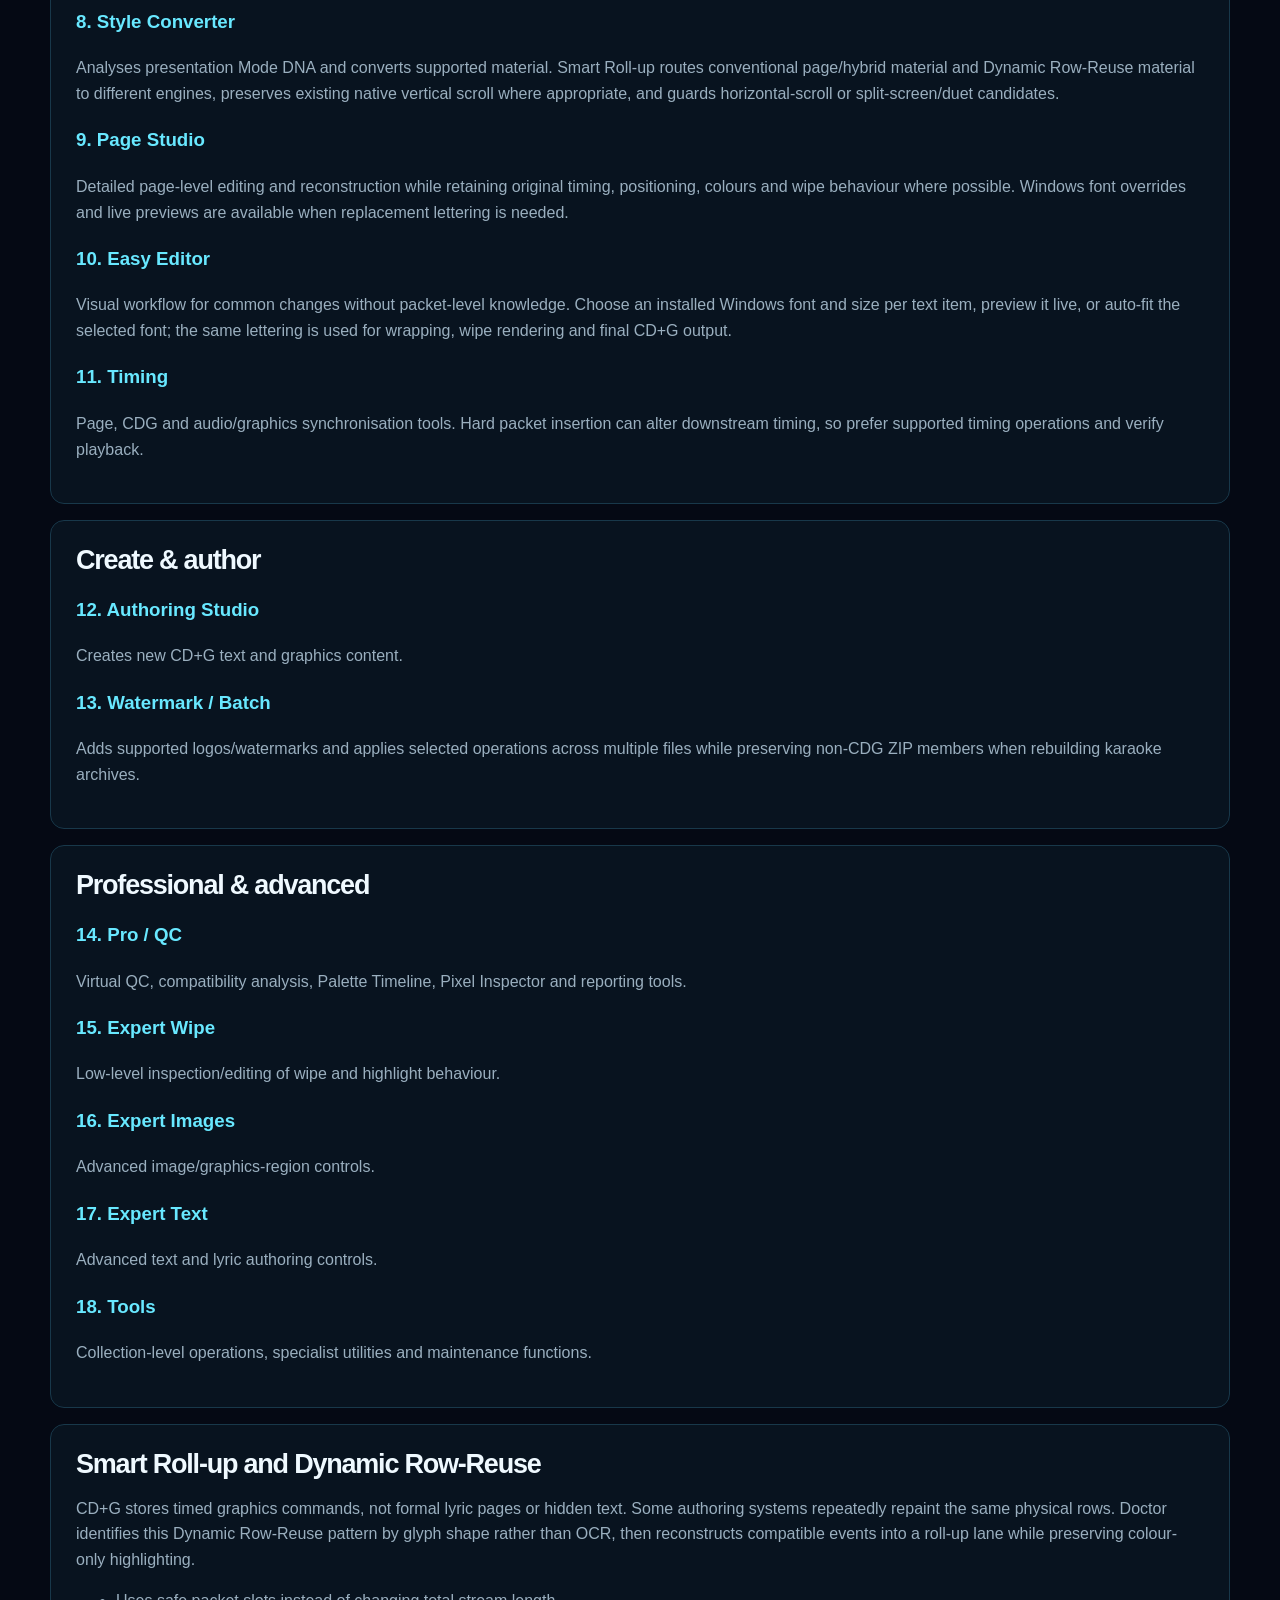
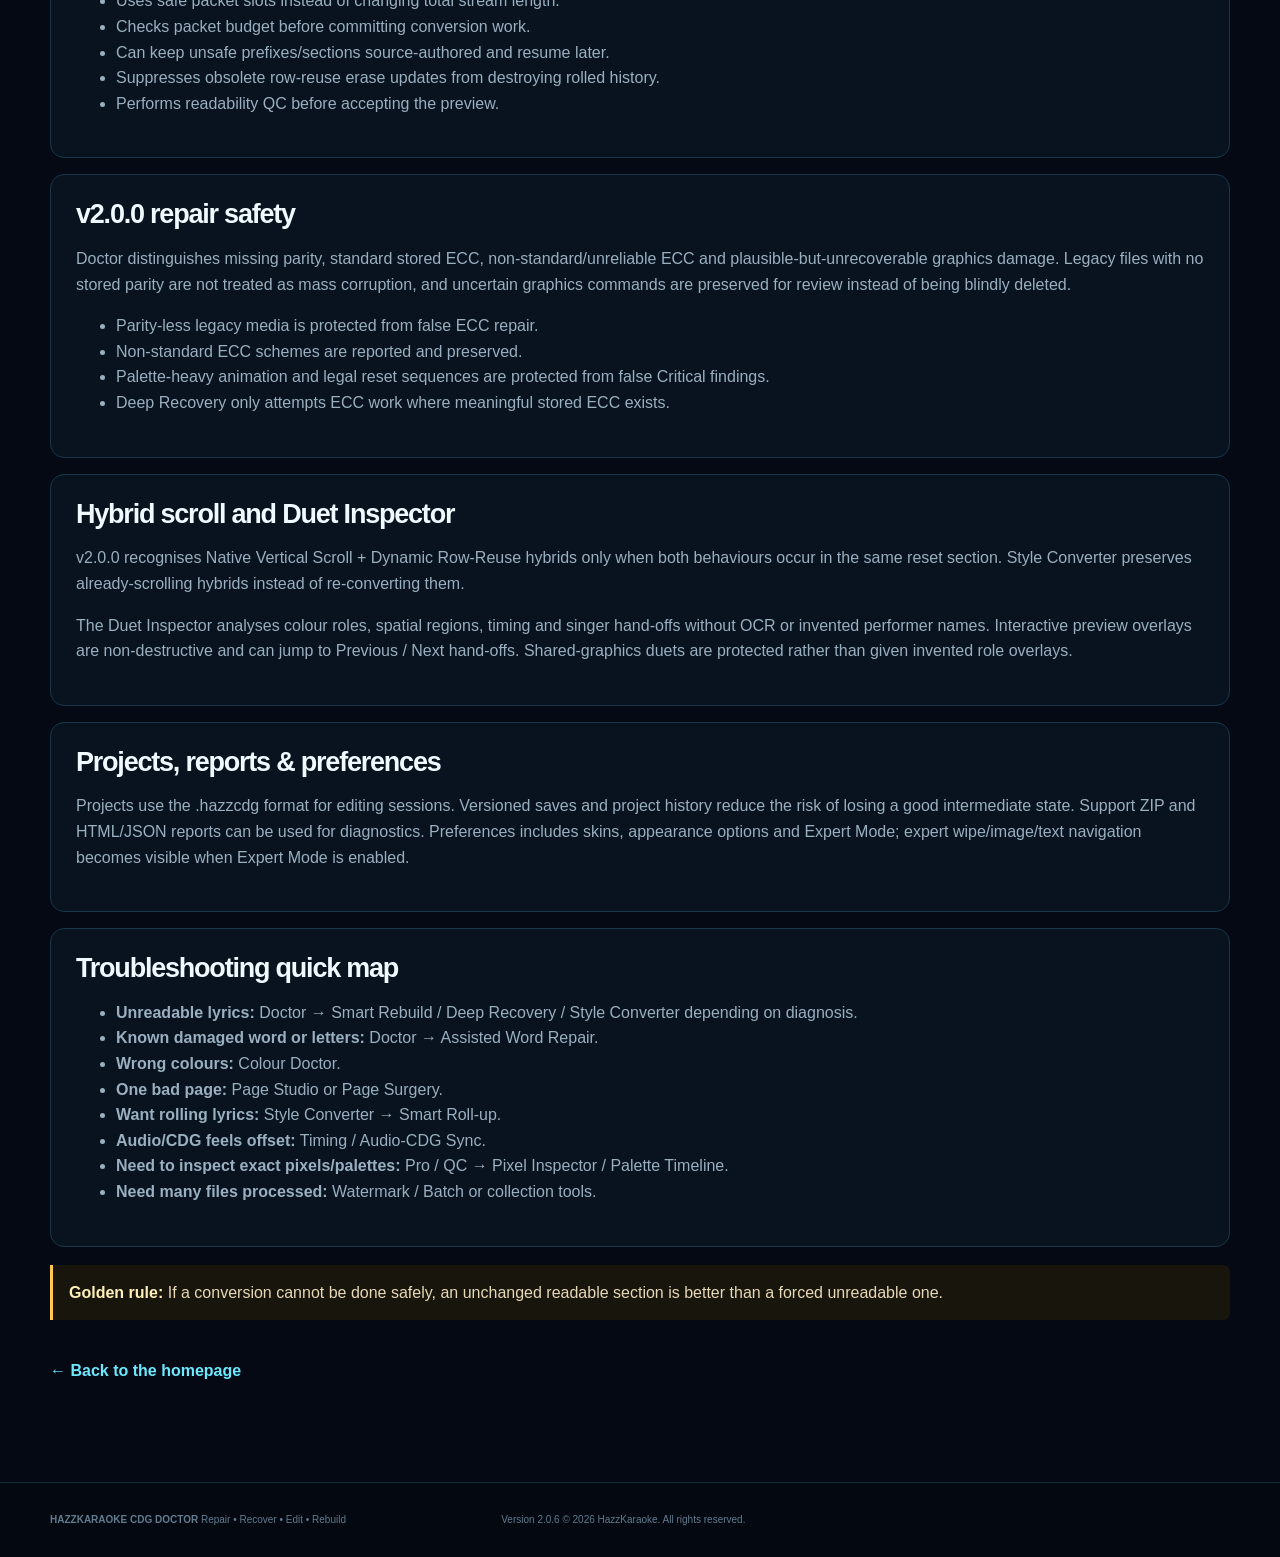
<file: manual.html>
<!doctype html>
<html lang="en-GB">
<head>
<meta charset="utf-8">
<meta name="viewport" content="width=device-width,initial-scale=1">
<meta name="theme-color" content="#07111f">
<title>Complete Manual | HazzKaraoke CDG Doctor</title>
<link rel="stylesheet" href="styles.css">
<script defer src="script.js">
</script>
</head>
<body>
<div class="page-grid">
</div>
<header class="site-header">
<a class="brand" href="index.html">
<span class="brand-kicker">HAZZKARAOKE</span>
<span class="brand-main">CDG DOCTOR</span>
</a>
<button class="menu-button" type="button" aria-expanded="false" aria-controls="main-nav">Menu</button>
<nav id="main-nav" class="main-nav">
<a href="index.html#features">Features</a>
<a href="index.html#toolset">Toolset</a>
<a href="manual.html">Manual</a>
<a href="quick-start.html">Dummy's Guide</a>
<a class="nav-download" href="download.html">Download</a>
</nav>
</header>
<main>
<section class="content-hero shell">
<p class="eyebrow">COMPLETE REFERENCE • v2.0.6</p>
<h1>Instruction Manual</h1>
<p>A compact online reference to the main workflows and all 18 Doctor Tools. The application preview remains the final truth source after every repair.</p>
</section>
<section class="shell section" style="padding-top:20px">
<div class="content-panel">
<h2>New in v2.0.6: guided one-click and deeper repair</h2>
<p>Full Health Check now leads from diagnosis through automatic repair and visual verification. Doctor first displays the error information, then offers <strong>Fix Everything Safely</strong> when high-confidence repairs are available. The original source remains untouched.</p>
<p>The one-click result opens on the complete page containing the first error, with <strong>Original</strong> and <strong>One-click Fix</strong> side by side. A responsive full-track slider uses cached one-second render checkpoints so pages update quickly while you search the timeline.</p>
<ol>
<li>Open the original CDG or karaoke ZIP and run <strong>Full Health Check</strong>.</li>
<li>Read the error report and choose <strong>Fix Everything Safely</strong>.</li>
<li>Compare Original and Fixed on the first-error page.</li>
<li>Drag the slider through the entire track while both versions remain visible.</li>
<li>Click <strong>Continue</strong> and choose Keep Reviewing, Happy — Save Fixed File, or Continue to Deeper Fixes.</li>
<li>Deeper Fixes rescans the fixed working copy and starts Assisted Word Repair only for remaining visible damage.</li>
</ol>
<h3>Assisted Word Repair</h3>
<p>Doctor can replace a damaged word or group of letters without rebuilding the whole song. It is available from the deeper fixed-copy route or directly through the dedicated <strong>Assisted Word Repair</strong> action on Doctor.</p>
<p>The replacement is drawn at full height in its normal base colour before singing begins, then follows the recovered original highlight/wipe timing. Doctor matches the page's colours and closest font style. Smaller, Auto Match and Larger adjust size; Move Up, Move Down and Reset Position align the baseline one pixel at a time.</p>
<h3>Assisted repair workflow</h3>
<ol>
<li>Keep the original CDG, matching audio and karaoke ZIP.</li>
<li>Use Continue to Deeper Fixes after one-click review, or click <strong>Assisted Word Repair</strong> directly.</li>
<li>Enter the correct word or letters.</li>
<li>Drag a tight box around only the damaged text in the Doctor preview.</li>
<li>Use Smaller, Auto Match or Larger if the preview needs a size adjustment.</li>
<li>Use Move Up or Move Down to align the replacement, or Reset Position to return to the detected line.</li>
<li>If the box is wrong, use <strong>Undo Last Word Repair / Redraw Box</strong>.</li>
<li>Click <strong>Apply Word Fix</strong>. Doctor advances through the remaining damaged locations, then save a repaired copy.</li>
</ol>
<p>The assisted operation changes only the selected tile region. It preserves packet count, duration, paired-audio timing, later pages and the scheduled singing wipe. If safe packet capacity is too fragmented, Doctor refuses the preview instead of drawing a split or late word.</p>
<h3>Strict-player compatibility retained</h3>
<p>Doctor also detects delayed repeated <strong>Memory Preset</strong> clears that can corrupt lyric pages in VLC, Karaoke Builder and OpenKJ. Every graphics command is processed sequentially even when preview drawing is throttled. The SOKC-0221 timing-preserving repair remains enabled.</p>
<h3>Page and fullscreen performance</h3>
<p>Ordinary page generation no longer starts Advanced Presentation Analysis automatically. Run that deeper scan explicitly from Style Converter. Maximise, restore and fullscreen refresh only the visible workspace; hidden tool previews update when opened.</p>
</div>
<div class="content-panel">
<h2>Safe working model</h2>
<ol>
<li>Keep the original CDG, audio and karaoke ZIP.</li>
<li>Open the song or ZIP in CDG Doctor.</li>
<li>Run Doctor / Full Health Check before making major changes.</li>
<li>Use the most specific repair tool for the symptom.</li>
<li>Preview the result visually and listen with matching audio where possible.</li>
<li>Save a new/versioned output.</li>
</ol>
</div>
<div class="content-panel">
<h2>Opening material</h2>
<p>Use Add CDG / ZIP for loose CDG files or karaoke ZIP packages. Drag-and-drop is also supported. Scan Folder can recursively discover karaoke material. When a matching audio file shares the base filename, Doctor attempts to pair it automatically.</p>
<h3>Main workspace</h3>
<ul>
<li>
<strong>File Library:</strong> loaded songs, duration, status and issue counts.</li>
<li>
<strong>Graphics Preview:</strong> rendered CD+G screen and visual verification.</li>
<li>
<strong>Waveform / Smart Navigation:</strong> seek to vocals, issues, palette events and page boundaries.</li>
<li>
<strong>Visual Page Timeline:</strong> thumbnails of detected display/page regions.</li>
<li>
<strong>Doctor Tools:</strong> 18 diagnostics, repair, conversion, authoring and QC pages.</li>
</ul>
</div>
<div class="content-panel">
<h2>Repair tools</h2>
<h3>1. Doctor / Full Health Check</h3>
<p>Whole-file diagnostics for packet structure, palettes, graphics, timing and presentation clues. The v2.0.6 guided route reports the errors, offers one-click safe repair, opens full-track Original / Fixed comparison and can rescan the fixed working copy for deeper Assisted Word Repair. A dedicated Assisted Word Repair action also works directly from the selected finding or current timeline.</p>
<h3>2. Smart Rebuild</h3>
<p>Reconstructs damaged or unreadable lyric regions from surviving timing and graphics evidence. Timing DNA and Style DNA have clear enabled/off states, while the lettering controls can use installed Windows fonts with automatic or manual sizing.</p>
<h3>3. Deep Recovery</h3>
<p>Advanced recovery for corruption that cannot be handled by ordinary repairs. Use on a copy and verify every recovered region.</p>
<h3>4. Page Surgery</h3>
<p>Repairs, replaces, hides, cuts or reconstructs individual display pages or sections. Hide preserves timing; Cut is more destructive and should be used only when you understand the timing consequence.</p>
<h3>5. Scan</h3>
<p>Searches for known faults, suspicious commands and structural/timing anomalies.</p>
<h3>6. Fix</h3>
<p>Applies supported automatic or selected repairs found by Scan/Doctor.</p>
<h3>7. Colour Doctor</h3>
<p>Diagnoses foreground/background, palette, transparency and colour-related faults.</p>
</div>
<div class="content-panel">
<h2>Edit & presentation</h2>
<h3>8. Style Converter</h3>
<p>Analyses presentation Mode DNA and converts supported material. Smart Roll-up routes conventional page/hybrid material and Dynamic Row-Reuse material to different engines, preserves existing native vertical scroll where appropriate, and guards horizontal-scroll or split-screen/duet candidates.</p>
<h3>9. Page Studio</h3>
<p>Detailed page-level editing and reconstruction while retaining original timing, positioning, colours and wipe behaviour where possible. Windows font overrides and live previews are available when replacement lettering is needed.</p>
<h3>10. Easy Editor</h3>
<p>Visual workflow for common changes without packet-level knowledge. Choose an installed Windows font and size per text item, preview it live, or auto-fit the selected font; the same lettering is used for wrapping, wipe rendering and final CD+G output.</p>
<h3>11. Timing</h3>
<p>Page, CDG and audio/graphics synchronisation tools. Hard packet insertion can alter downstream timing, so prefer supported timing operations and verify playback.</p>
</div>
<div class="content-panel">
<h2>Create & author</h2>
<h3>12. Authoring Studio</h3>
<p>Creates new CD+G text and graphics content.</p>
<h3>13. Watermark / Batch</h3>
<p>Adds supported logos/watermarks and applies selected operations across multiple files while preserving non-CDG ZIP members when rebuilding karaoke archives.</p>
</div>
<div class="content-panel">
<h2>Professional & advanced</h2>
<h3>14. Pro / QC</h3>
<p>Virtual QC, compatibility analysis, Palette Timeline, Pixel Inspector and reporting tools.</p>
<h3>15. Expert Wipe</h3>
<p>Low-level inspection/editing of wipe and highlight behaviour.</p>
<h3>16. Expert Images</h3>
<p>Advanced image/graphics-region controls.</p>
<h3>17. Expert Text</h3>
<p>Advanced text and lyric authoring controls.</p>
<h3>18. Tools</h3>
<p>Collection-level operations, specialist utilities and maintenance functions.</p>
</div>
<div class="content-panel">
<h2>Smart Roll-up and Dynamic Row-Reuse</h2>
<p>CD+G stores timed graphics commands, not formal lyric pages or hidden text. Some authoring systems repeatedly repaint the same physical rows. Doctor identifies this Dynamic Row-Reuse pattern by glyph shape rather than OCR, then reconstructs compatible events into a roll-up lane while preserving colour-only highlighting.</p>
<ul>
<li>Uses safe packet slots instead of changing total stream length.</li>
<li>Checks packet budget before committing conversion work.</li>
<li>Can keep unsafe prefixes/sections source-authored and resume later.</li>
<li>Suppresses obsolete row-reuse erase updates from destroying rolled history.</li>
<li>Performs readability QC before accepting the preview.</li>
</ul>
</div>
<div class="content-panel">
<h2>v2.0.0 repair safety</h2>
<p>Doctor distinguishes missing parity, standard stored ECC, non-standard/unreliable ECC and plausible-but-unrecoverable graphics damage. Legacy files with no stored parity are not treated as mass corruption, and uncertain graphics commands are preserved for review instead of being blindly deleted.</p>
<ul>
<li>Parity-less legacy media is protected from false ECC repair.</li>
<li>Non-standard ECC schemes are reported and preserved.</li>
<li>Palette-heavy animation and legal reset sequences are protected from false Critical findings.</li>
<li>Deep Recovery only attempts ECC work where meaningful stored ECC exists.</li>
</ul>
</div>
<div class="content-panel">
<h2>Hybrid scroll and Duet Inspector</h2>
<p>v2.0.0 recognises Native Vertical Scroll + Dynamic Row-Reuse hybrids only when both behaviours occur in the same reset section. Style Converter preserves already-scrolling hybrids instead of re-converting them.</p>
<p>The Duet Inspector analyses colour roles, spatial regions, timing and singer hand-offs without OCR or invented performer names. Interactive preview overlays are non-destructive and can jump to Previous / Next hand-offs. Shared-graphics duets are protected rather than given invented role overlays.</p>
</div>
<div class="content-panel">
<h2>Projects, reports & preferences</h2>
<p>Projects use the .hazzcdg format for editing sessions. Versioned saves and project history reduce the risk of losing a good intermediate state. Support ZIP and HTML/JSON reports can be used for diagnostics. Preferences includes skins, appearance options and Expert Mode; expert wipe/image/text navigation becomes visible when Expert Mode is enabled.</p>
</div>
<div class="content-panel">
<h2>Troubleshooting quick map</h2>
<ul>
<li>
<strong>Unreadable lyrics:</strong> Doctor → Smart Rebuild / Deep Recovery / Style Converter depending on diagnosis.</li>
<li><strong>Known damaged word or letters:</strong> Doctor → Assisted Word Repair.</li>
<li>
<strong>Wrong colours:</strong> Colour Doctor.</li>
<li>
<strong>One bad page:</strong> Page Studio or Page Surgery.</li>
<li>
<strong>Want rolling lyrics:</strong> Style Converter → Smart Roll-up.</li>
<li>
<strong>Audio/CDG feels offset:</strong> Timing / Audio-CDG Sync.</li>
<li>
<strong>Need to inspect exact pixels/palettes:</strong> Pro / QC → Pixel Inspector / Palette Timeline.</li>
<li>
<strong>Need many files processed:</strong> Watermark / Batch or collection tools.</li>
</ul>
</div>
<div class="notice">
<strong>Golden rule:</strong> If a conversion cannot be done safely, an unchanged readable section is better than a forced unreadable one.</div>
<a class="back-link" href="index.html">← Back to the homepage</a>
</section>
</main>
<footer class="site-footer">
<div class="shell footer-inner">
<div>
<strong>HAZZKARAOKE CDG DOCTOR</strong>
<span>Repair • Recover • Edit • Rebuild</span>
</div>
<div>
<span>Version 2.0.6</span>
<span>© 2026 HazzKaraoke. All rights reserved.</span>
</div>
</div>
</footer>
</body>
</html>
</file>
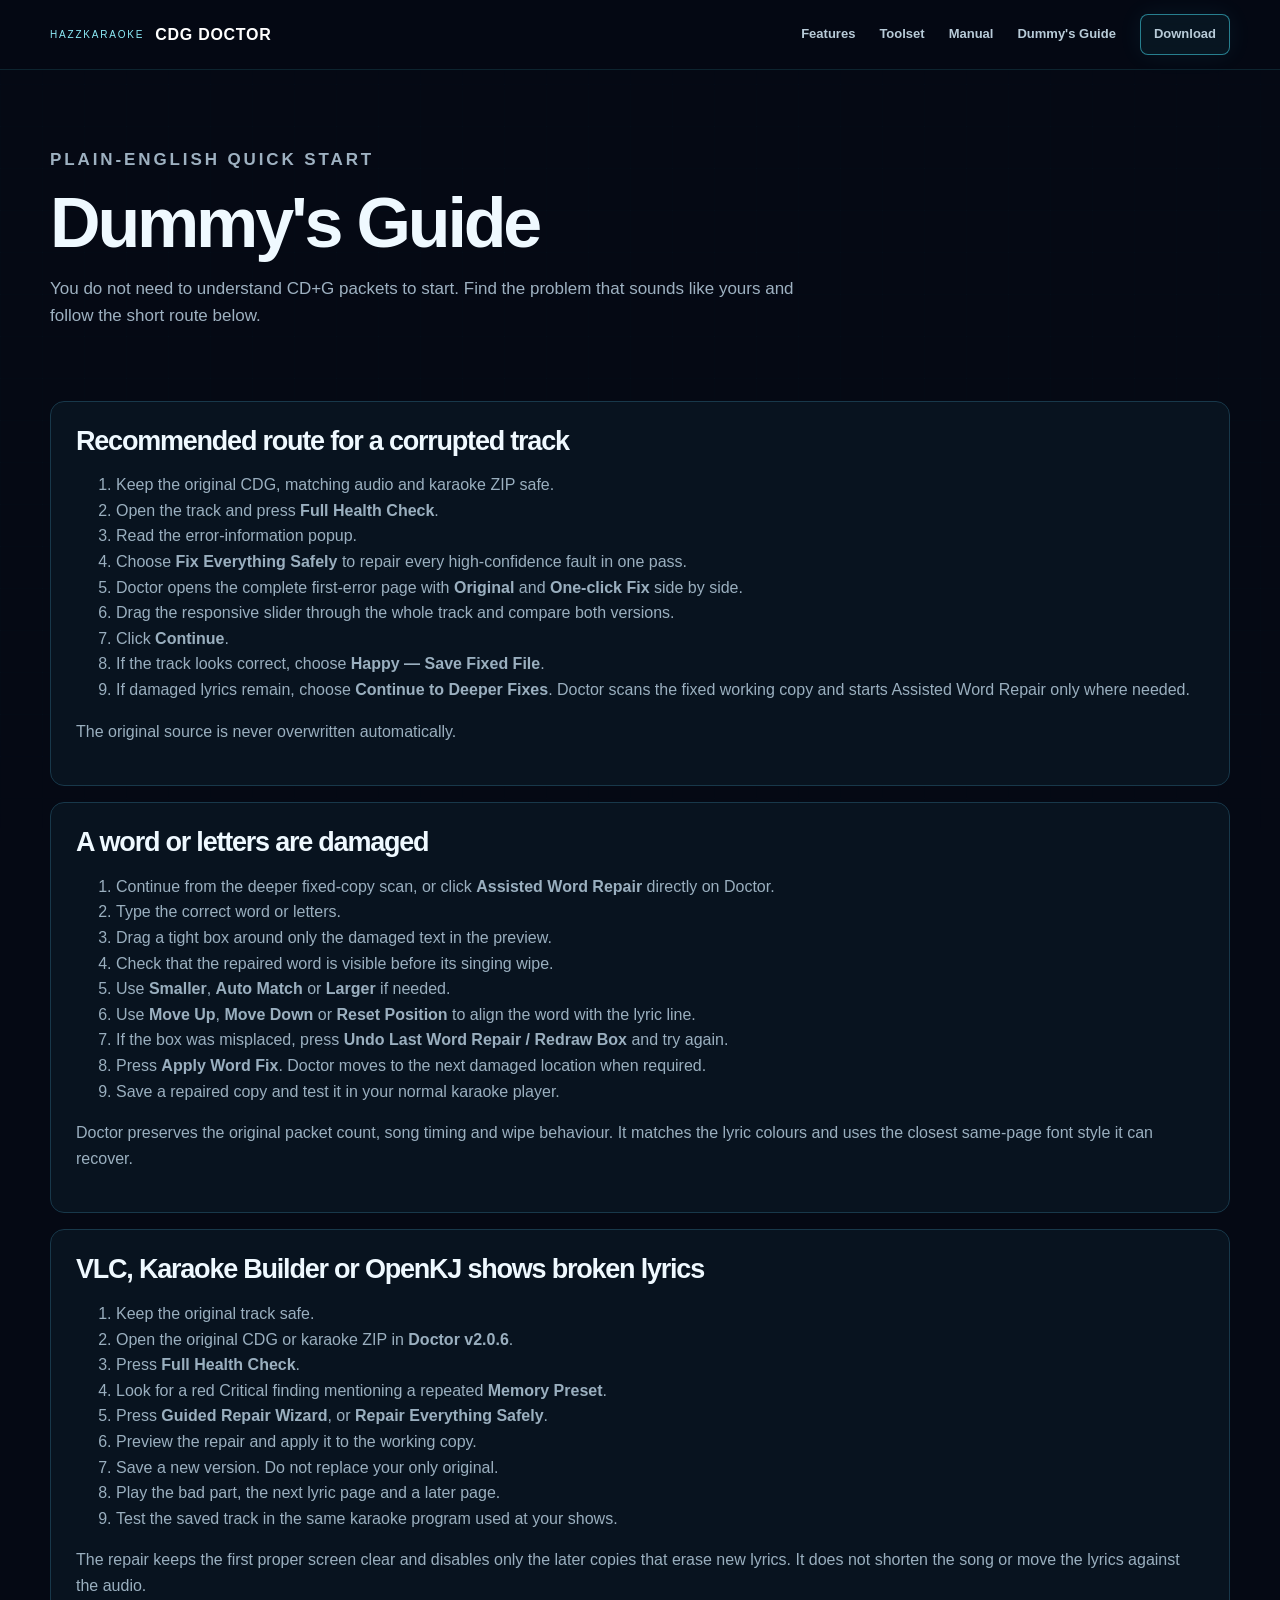
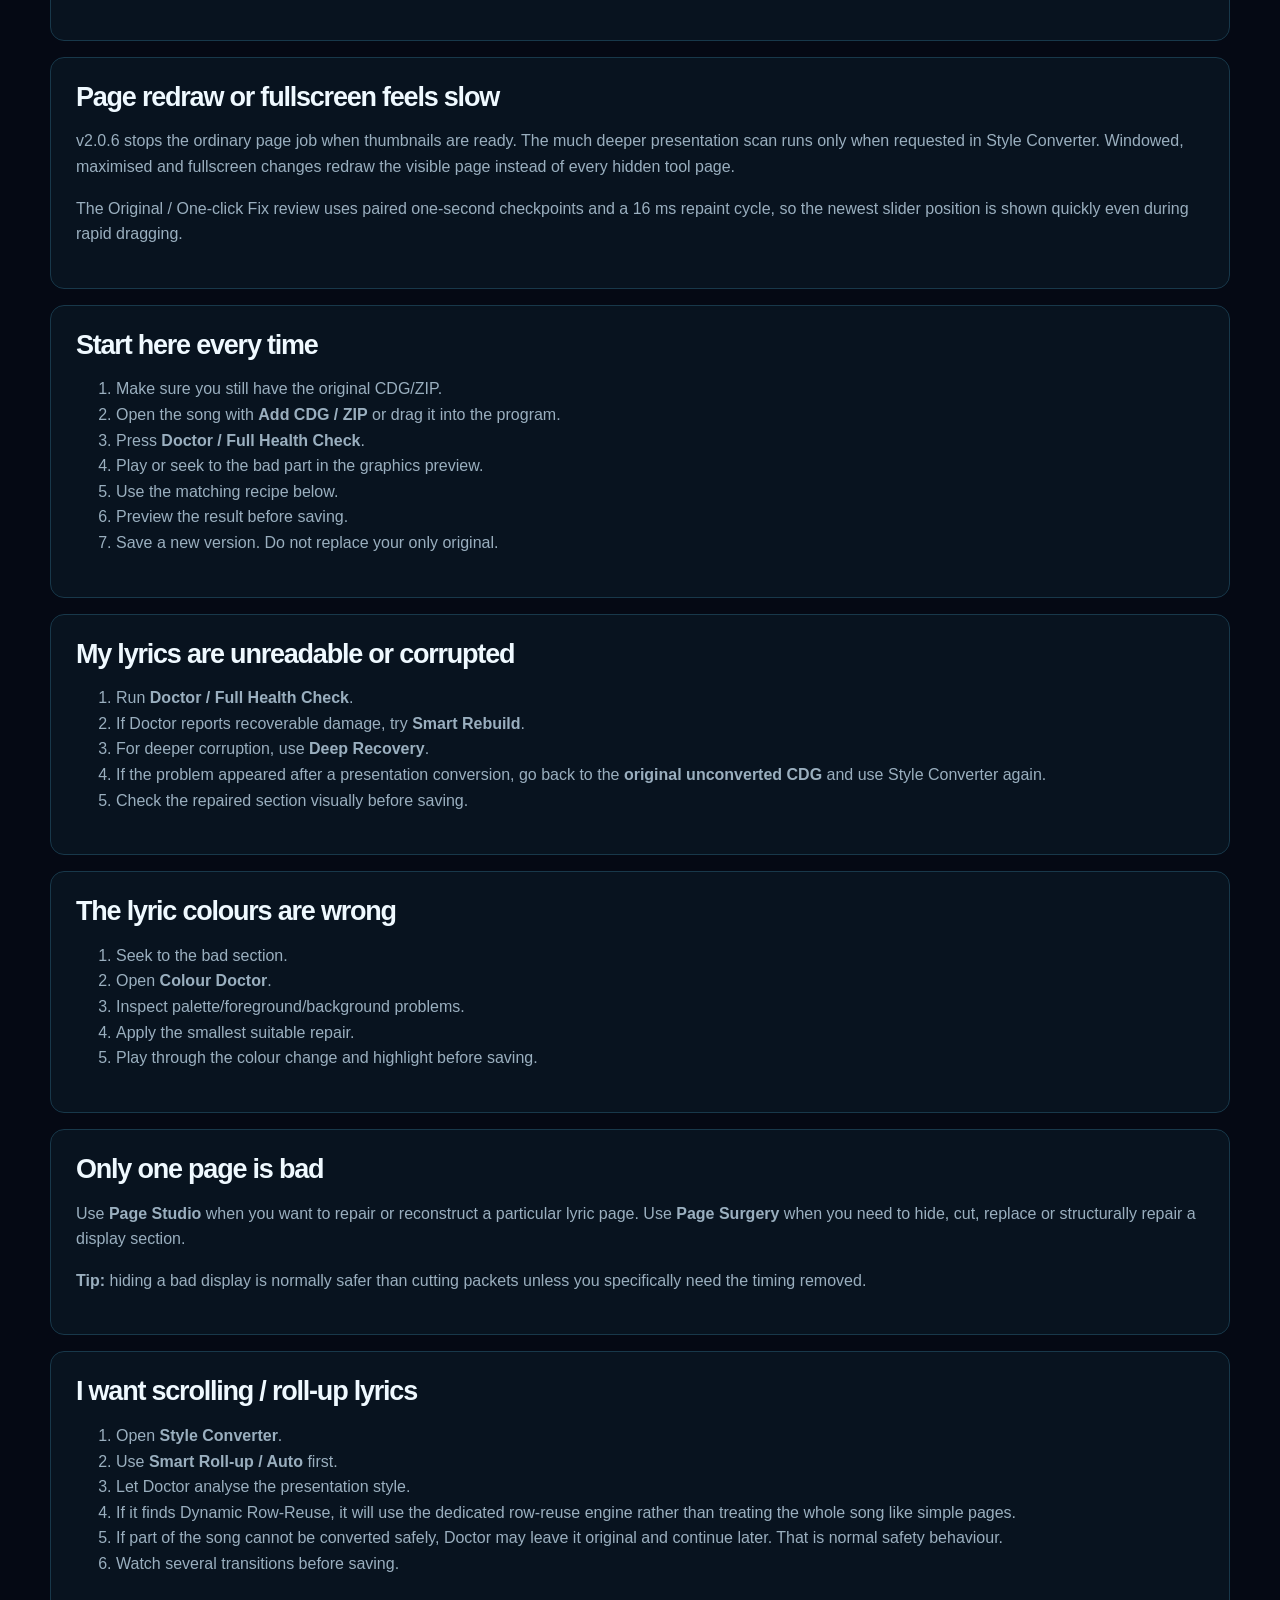
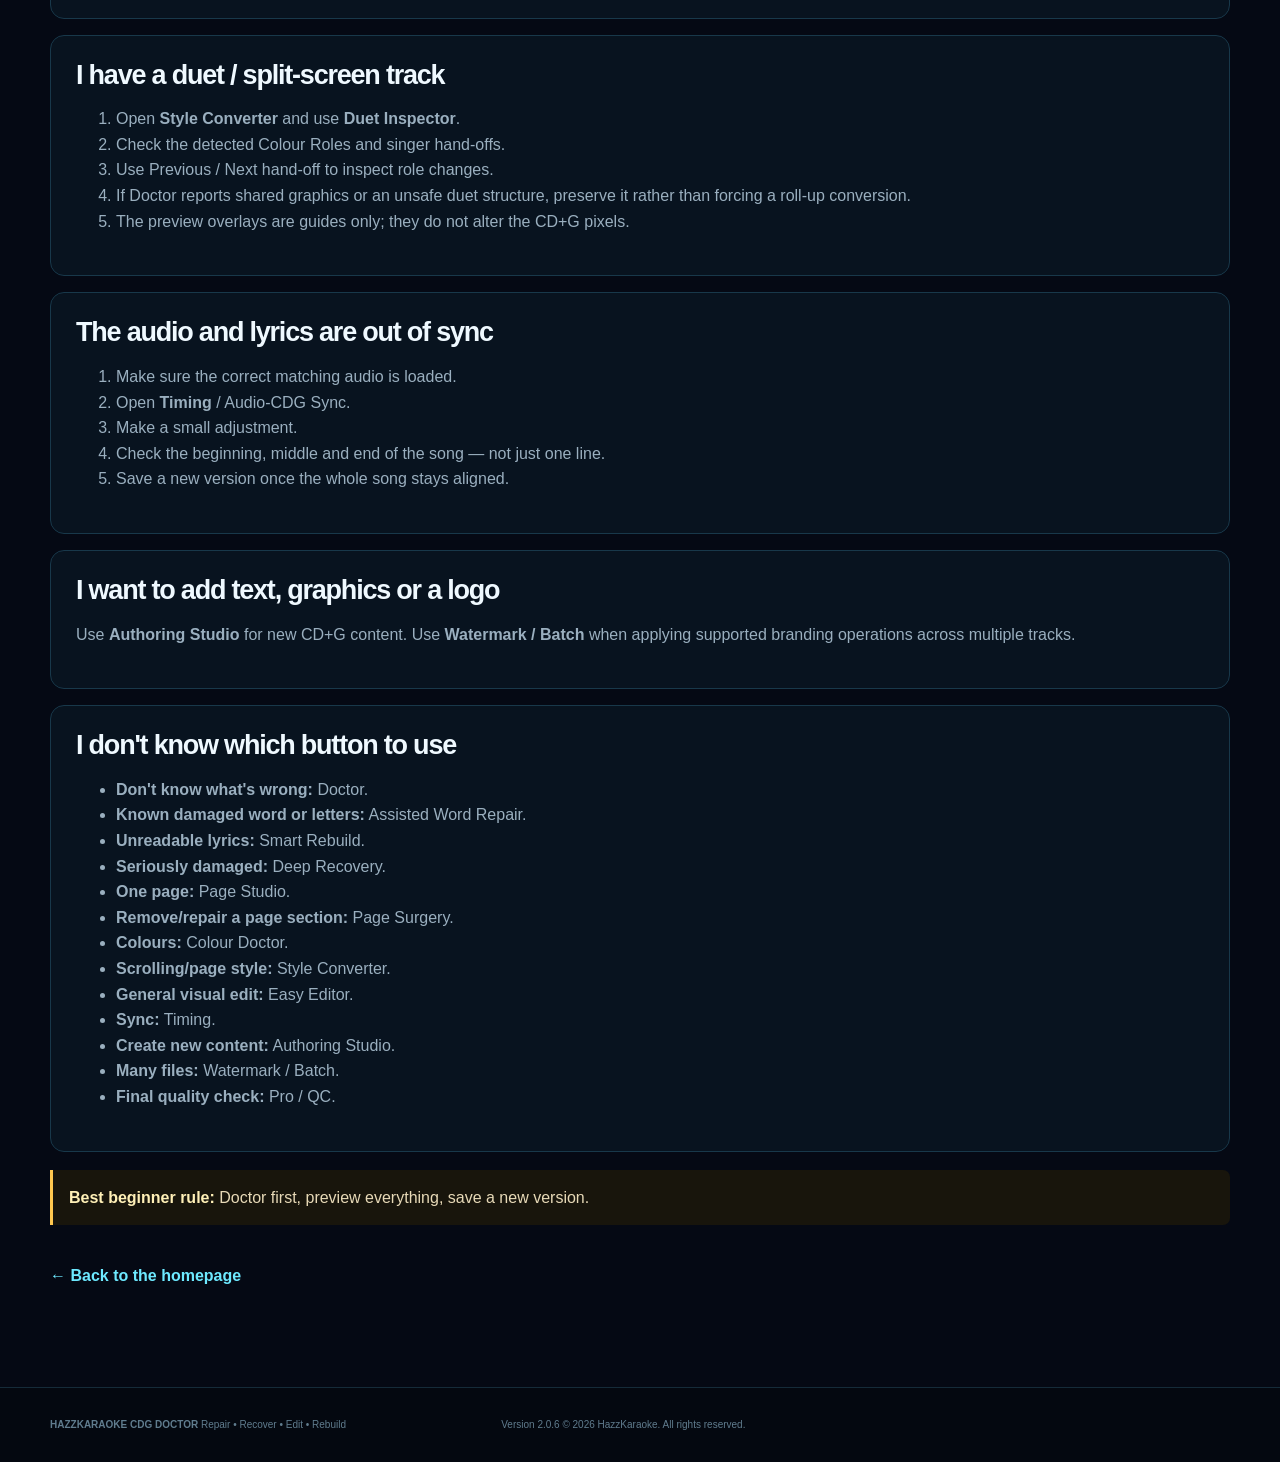
<file: quick-start.html>
<!doctype html>
<html lang="en-GB">
<head>
<meta charset="utf-8">
<meta name="viewport" content="width=device-width,initial-scale=1">
<meta name="theme-color" content="#07111f">
<title>Dummy's Guide | HazzKaraoke CDG Doctor</title>
<link rel="stylesheet" href="styles.css">
<script defer src="script.js">
</script>
</head>
<body>
<div class="page-grid">
</div>
<header class="site-header">
<a class="brand" href="index.html">
<span class="brand-kicker">HAZZKARAOKE</span>
<span class="brand-main">CDG DOCTOR</span>
</a>
<button class="menu-button" type="button" aria-expanded="false" aria-controls="main-nav">Menu</button>
<nav id="main-nav" class="main-nav">
<a href="index.html#features">Features</a>
<a href="index.html#toolset">Toolset</a>
<a href="manual.html">Manual</a>
<a href="quick-start.html">Dummy's Guide</a>
<a class="nav-download" href="download.html">Download</a>
</nav>
</header>
<main>
<section class="content-hero shell">
<p class="eyebrow">PLAIN-ENGLISH QUICK START</p>
<h1>Dummy's Guide</h1>
<p>You do not need to understand CD+G packets to start. Find the problem that sounds like yours and follow the short route below.</p>
</section>
<section class="shell section" style="padding-top:20px">
<div class="content-panel">
<h2>Recommended route for a corrupted track</h2>
<ol>
<li>Keep the original CDG, matching audio and karaoke ZIP safe.</li>
<li>Open the track and press <strong>Full Health Check</strong>.</li>
<li>Read the error-information popup.</li>
<li>Choose <strong>Fix Everything Safely</strong> to repair every high-confidence fault in one pass.</li>
<li>Doctor opens the complete first-error page with <strong>Original</strong> and <strong>One-click Fix</strong> side by side.</li>
<li>Drag the responsive slider through the whole track and compare both versions.</li>
<li>Click <strong>Continue</strong>.</li>
<li>If the track looks correct, choose <strong>Happy — Save Fixed File</strong>.</li>
<li>If damaged lyrics remain, choose <strong>Continue to Deeper Fixes</strong>. Doctor scans the fixed working copy and starts Assisted Word Repair only where needed.</li>
</ol>
<p>The original source is never overwritten automatically.</p>
</div>
<div class="content-panel">
<h2>A word or letters are damaged</h2>
<ol>
<li>Continue from the deeper fixed-copy scan, or click <strong>Assisted Word Repair</strong> directly on Doctor.</li>
<li>Type the correct word or letters.</li>
<li>Drag a tight box around only the damaged text in the preview.</li>
<li>Check that the repaired word is visible before its singing wipe.</li>
<li>Use <strong>Smaller</strong>, <strong>Auto Match</strong> or <strong>Larger</strong> if needed.</li>
<li>Use <strong>Move Up</strong>, <strong>Move Down</strong> or <strong>Reset Position</strong> to align the word with the lyric line.</li>
<li>If the box was misplaced, press <strong>Undo Last Word Repair / Redraw Box</strong> and try again.</li>
<li>Press <strong>Apply Word Fix</strong>. Doctor moves to the next damaged location when required.</li>
<li>Save a repaired copy and test it in your normal karaoke player.</li>
</ol>
<p>Doctor preserves the original packet count, song timing and wipe behaviour. It matches the lyric colours and uses the closest same-page font style it can recover.</p>
</div>
<div class="content-panel">
<h2>VLC, Karaoke Builder or OpenKJ shows broken lyrics</h2>
<ol>
<li>Keep the original track safe.</li>
<li>Open the original CDG or karaoke ZIP in <strong>Doctor v2.0.6</strong>.</li>
<li>Press <strong>Full Health Check</strong>.</li>
<li>Look for a red Critical finding mentioning a repeated <strong>Memory Preset</strong>.</li>
<li>Press <strong>Guided Repair Wizard</strong>, or <strong>Repair Everything Safely</strong>.</li>
<li>Preview the repair and apply it to the working copy.</li>
<li>Save a new version. Do not replace your only original.</li>
<li>Play the bad part, the next lyric page and a later page.</li>
<li>Test the saved track in the same karaoke program used at your shows.</li>
</ol>
<p>The repair keeps the first proper screen clear and disables only the later copies that erase new lyrics. It does not shorten the song or move the lyrics against the audio.</p>
</div>
<div class="content-panel">
<h2>Page redraw or fullscreen feels slow</h2>
<p>v2.0.6 stops the ordinary page job when thumbnails are ready. The much deeper presentation scan runs only when requested in Style Converter. Windowed, maximised and fullscreen changes redraw the visible page instead of every hidden tool page.</p>
<p>The Original / One-click Fix review uses paired one-second checkpoints and a 16 ms repaint cycle, so the newest slider position is shown quickly even during rapid dragging.</p>
</div>
<div class="content-panel">
<h2>Start here every time</h2>
<ol>
<li>Make sure you still have the original CDG/ZIP.</li>
<li>Open the song with <strong>Add CDG / ZIP</strong> or drag it into the program.</li>
<li>Press <strong>Doctor / Full Health Check</strong>.</li>
<li>Play or seek to the bad part in the graphics preview.</li>
<li>Use the matching recipe below.</li>
<li>Preview the result before saving.</li>
<li>Save a new version. Do not replace your only original.</li>
</ol>
</div>
<div class="content-panel">
<h2>My lyrics are unreadable or corrupted</h2>
<ol>
<li>Run <strong>Doctor / Full Health Check</strong>.</li>
<li>If Doctor reports recoverable damage, try <strong>Smart Rebuild</strong>.</li>
<li>For deeper corruption, use <strong>Deep Recovery</strong>.</li>
<li>If the problem appeared after a presentation conversion, go back to the <strong>original unconverted CDG</strong> and use Style Converter again.</li>
<li>Check the repaired section visually before saving.</li>
</ol>
</div>
<div class="content-panel">
<h2>The lyric colours are wrong</h2>
<ol>
<li>Seek to the bad section.</li>
<li>Open <strong>Colour Doctor</strong>.</li>
<li>Inspect palette/foreground/background problems.</li>
<li>Apply the smallest suitable repair.</li>
<li>Play through the colour change and highlight before saving.</li>
</ol>
</div>
<div class="content-panel">
<h2>Only one page is bad</h2>
<p>Use <strong>Page Studio</strong> when you want to repair or reconstruct a particular lyric page. Use <strong>Page Surgery</strong> when you need to hide, cut, replace or structurally repair a display section.</p>
<p>
<strong>Tip:</strong> hiding a bad display is normally safer than cutting packets unless you specifically need the timing removed.</p>
</div>
<div class="content-panel">
<h2>I want scrolling / roll-up lyrics</h2>
<ol>
<li>Open <strong>Style Converter</strong>.</li>
<li>Use <strong>Smart Roll-up / Auto</strong> first.</li>
<li>Let Doctor analyse the presentation style.</li>
<li>If it finds Dynamic Row-Reuse, it will use the dedicated row-reuse engine rather than treating the whole song like simple pages.</li>
<li>If part of the song cannot be converted safely, Doctor may leave it original and continue later. That is normal safety behaviour.</li>
<li>Watch several transitions before saving.</li>
</ol>
</div>
<div class="content-panel">
<h2>I have a duet / split-screen track</h2>
<ol>
<li>Open <strong>Style Converter</strong> and use <strong>Duet Inspector</strong>.</li>
<li>Check the detected Colour Roles and singer hand-offs.</li>
<li>Use Previous / Next hand-off to inspect role changes.</li>
<li>If Doctor reports shared graphics or an unsafe duet structure, preserve it rather than forcing a roll-up conversion.</li>
<li>The preview overlays are guides only; they do not alter the CD+G pixels.</li>
</ol>
</div>
<div class="content-panel">
<h2>The audio and lyrics are out of sync</h2>
<ol>
<li>Make sure the correct matching audio is loaded.</li>
<li>Open <strong>Timing</strong> / Audio-CDG Sync.</li>
<li>Make a small adjustment.</li>
<li>Check the beginning, middle and end of the song — not just one line.</li>
<li>Save a new version once the whole song stays aligned.</li>
</ol>
</div>
<div class="content-panel">
<h2>I want to add text, graphics or a logo</h2>
<p>Use <strong>Authoring Studio</strong> for new CD+G content. Use <strong>Watermark / Batch</strong> when applying supported branding operations across multiple tracks.</p>
</div>
<div class="content-panel">
<h2>I don't know which button to use</h2>
<ul>
<li>
<strong>Don't know what's wrong:</strong> Doctor.</li>
<li><strong>Known damaged word or letters:</strong> Assisted Word Repair.</li>
<li>
<strong>Unreadable lyrics:</strong> Smart Rebuild.</li>
<li>
<strong>Seriously damaged:</strong> Deep Recovery.</li>
<li>
<strong>One page:</strong> Page Studio.</li>
<li>
<strong>Remove/repair a page section:</strong> Page Surgery.</li>
<li>
<strong>Colours:</strong> Colour Doctor.</li>
<li>
<strong>Scrolling/page style:</strong> Style Converter.</li>
<li>
<strong>General visual edit:</strong> Easy Editor.</li>
<li>
<strong>Sync:</strong> Timing.</li>
<li>
<strong>Create new content:</strong> Authoring Studio.</li>
<li>
<strong>Many files:</strong> Watermark / Batch.</li>
<li>
<strong>Final quality check:</strong> Pro / QC.</li>
</ul>
</div>
<div class="notice">
<strong>Best beginner rule:</strong> Doctor first, preview everything, save a new version.</div>
<a class="back-link" href="index.html">← Back to the homepage</a>
</section>
</main>
<footer class="site-footer">
<div class="shell footer-inner">
<div>
<strong>HAZZKARAOKE CDG DOCTOR</strong>
<span>Repair • Recover • Edit • Rebuild</span>
</div>
<div>
<span>Version 2.0.6</span>
<span>© 2026 HazzKaraoke. All rights reserved.</span>
</div>
</div>
</footer>
</body>
</html>
</file>
<file: styles.css>
:root{--bg:#050914;--bg2:#07111c;--panel:#081521;--panel2:#0b1a28;--line:#18384a;--line2:#24566c;--text:#eff9ff;--muted:#91a8b9;--muted2:#6e8799;--cyan:#49e9ff;--cyan2:#14cce9;--pink:#ff4faf;--green:#5dfca4;--yellow:#ffc95b;--violet:#a985ff;--blue:#68a5ff;--radius:14px;--shadow:0 22px 80px rgba(0,0,0,.4)}
*{box-sizing:border-box}
html{scroll-behavior:smooth;scroll-padding-top:96px}
body{margin:0;background:var(--bg);color:var(--text);font-family:"Segoe UI",Arial,Helvetica,sans-serif;line-height:1.6;overflow-x:hidden;-webkit-font-smoothing:antialiased}
a{color:inherit;text-decoration:none}
button,input,textarea,select{font:inherit}
img{max-width:100%}
::selection{background:rgba(73,233,255,.28);color:#fff}
.shell{width:min(1180px,calc(100% - 44px));margin-inline:auto;position:relative;z-index:1}
.skip-link{position:fixed;z-index:1000;left:16px;top:-100px;padding:10px 14px;background:#fff;color:#000;border-radius:6px;font-weight:800}.skip-link:focus{top:14px}
.page-grid{position:fixed;inset:0;pointer-events:none;opacity:.16;background-image:linear-gradient(rgba(65,219,255,.07) 1px,transparent 1px),linear-gradient(90deg,rgba(65,219,255,.07) 1px,transparent 1px);background-size:42px 42px;mask-image:linear-gradient(to bottom,transparent,#000 12%,#000 78%,transparent);z-index:0}
.glow{position:fixed;width:520px;height:520px;border-radius:50%;filter:blur(150px);opacity:.1;pointer-events:none;z-index:0}.glow-a{background:#00dcff;top:-240px;left:-170px}.glow-b{background:#ff2ca8;right:-180px;top:250px}
.release-bar{position:relative;z-index:30;background:linear-gradient(90deg,rgba(19,211,239,.12),rgba(93,252,164,.08),rgba(255,79,175,.1));border-bottom:1px solid rgba(73,233,255,.16)}
.release-bar-inner{min-height:38px;display:flex;align-items:center;justify-content:space-between;gap:20px;font-size:12px;color:#b8d0df}.release-bar a{color:#89efff;font-weight:800}.release-bar a:hover{color:#fff}.status-dot{display:inline-block;width:7px;height:7px;border-radius:50%;background:var(--green);box-shadow:0 0 12px var(--green);margin-right:9px}
.site-header{position:sticky;top:0;z-index:25;display:flex;align-items:center;gap:26px;min-height:70px;padding:10px max(22px,calc((100vw - 1180px)/2));background:rgba(5,9,20,.84);border-bottom:1px solid rgba(73,233,255,.12);backdrop-filter:blur(18px);-webkit-backdrop-filter:blur(18px)}
.brand{display:flex;align-items:center;gap:11px;line-height:1}.brand-mark{display:grid;place-items:center;width:34px;height:34px;border:1px solid rgba(73,233,255,.55);border-radius:9px;background:radial-gradient(circle,rgba(73,233,255,.16),transparent 65%);color:var(--cyan);font:900 25px/1 "Arial Black",Impact,sans-serif;box-shadow:inset 0 0 18px rgba(73,233,255,.06),0 0 25px rgba(73,233,255,.08)}.brand>span:last-child{display:grid;gap:3px}.brand b,.brand-kicker{font-size:10px;letter-spacing:.18em;color:#8decf8}.brand strong,.brand-main{font-family:"Arial Black",Impact,sans-serif;font-size:16px;letter-spacing:.045em;color:#fff;font-weight:900}.brand-kicker,.brand-main{display:block}
.main-nav{margin-left:auto;display:flex;align-items:center;gap:24px;font-size:13px;font-weight:750}.main-nav a{color:#b8cbd8;transition:.18s color,.18s border-color,.18s transform}.main-nav a:hover{color:#fff}.nav-download{padding:9px 13px;border:1px solid rgba(73,233,255,.5);border-radius:8px;background:rgba(73,233,255,.06);box-shadow:0 0 24px rgba(73,233,255,.07)}.nav-download:hover{border-color:var(--cyan)}
.menu-button{display:none;margin-left:auto;border:1px solid #245065;background:#081521;color:#fff;border-radius:8px;padding:8px 12px;font-weight:800}
.hero{min-height:700px;display:grid;grid-template-columns:1.04fr .96fr;gap:64px;align-items:center;padding:82px 0 76px}
.eyebrow{display:flex;align-items:center;gap:10px;font-size:11px;font-weight:900;letter-spacing:.17em;color:#66eaff;margin:0 0 15px;text-transform:uppercase}.eyebrow-line{display:inline-block;width:25px;height:1px;background:linear-gradient(90deg,var(--cyan),transparent)}
.hero h1,.section h2,.cta-section h2,.content-hero h1{font-family:"Arial Black",Impact,"Segoe UI Black",sans-serif;font-weight:900;letter-spacing:-.045em}.hero h1{font-size:clamp(48px,5.6vw,76px);line-height:.99;margin:0;max-width:760px}.hero h1 span{background:linear-gradient(90deg,#7cf2ff,#c6fbff 45%,#ff64bd);-webkit-background-clip:text;background-clip:text;color:transparent}.hero-lead{max-width:690px;font-size:19px;color:#abc0cf;margin:27px 0 30px;line-height:1.65}
.hero-actions{display:flex;align-items:stretch;gap:12px;flex-wrap:wrap}.button{display:inline-flex;align-items:center;justify-content:center;gap:10px;min-height:48px;padding:12px 19px;border-radius:9px;font-weight:900;letter-spacing:.01em;border:1px solid transparent;transition:transform .18s ease,box-shadow .18s ease,border-color .18s ease,background .18s ease}.button:hover{transform:translateY(-2px)}.button:focus-visible,.main-nav a:focus-visible,.text-link:focus-visible,.download-option:focus-visible,.faq-list summary:focus-visible{outline:2px solid #fff;outline-offset:3px}.button-primary{background:linear-gradient(135deg,#16def5,#70ffd0);color:#031017;box-shadow:0 12px 34px rgba(28,225,247,.15)}.button-primary:hover{box-shadow:0 15px 40px rgba(28,225,247,.26)}.button-secondary{border-color:#28576b;background:rgba(8,22,34,.82);color:#edfaff}.button-secondary:hover{border-color:#4b849b;background:#0b1b29}.button-large{padding:15px 26px;min-height:54px}.button-download{justify-content:flex-start;text-align:left;padding:11px 18px}.button-download>span:last-child{display:grid;line-height:1.15}.button-download small{font-size:10px;font-weight:700;opacity:.7;margin-top:5px}.button-icon{font-size:24px;line-height:1}
.trust-row{display:flex;align-items:center;gap:0;flex-wrap:wrap;margin-top:27px;color:#7892a5;font-size:11px}.trust-row span{padding:0 15px;border-left:1px solid #1c3545}.trust-row span:first-child{padding-left:0;border-left:0}.trust-row b{color:#d7edf7}
.hero-visual{position:relative}.logo-stage{position:relative;min-height:480px;display:flex;flex-direction:column;align-items:center;justify-content:center;padding:48px 34px 34px;border:1px solid rgba(58,158,195,.2);border-radius:26px;background:radial-gradient(circle at 50% 45%,rgba(37,119,156,.16),transparent 38%),linear-gradient(145deg,rgba(11,27,43,.72),rgba(6,12,22,.68));box-shadow:var(--shadow),inset 0 0 60px rgba(42,177,213,.03);overflow:hidden}.logo-stage:before,.logo-stage:after{content:"";position:absolute;width:230px;height:230px;border:1px solid rgba(73,233,255,.12);transform:rotate(45deg)}.logo-stage:after{width:145px;height:145px;border-color:rgba(255,79,175,.13);transform:rotate(-45deg)}.logo-halo{position:absolute;width:68%;aspect-ratio:1;border-radius:50%;background:radial-gradient(circle,rgba(63,213,255,.15),rgba(255,74,177,.04) 45%,transparent 70%);filter:blur(8px)}.hero-brand-logo{position:relative;z-index:2;width:min(100%,540px);height:auto;filter:drop-shadow(0 0 20px rgba(0,207,255,.2)) drop-shadow(0 0 30px rgba(255,61,96,.13));transform:translateY(-10px)}.hero-release-card{position:relative;z-index:3;width:min(420px,92%);display:flex;align-items:center;justify-content:space-between;gap:15px;padding:13px 15px;margin-top:10px;border:1px solid rgba(73,233,255,.24);border-radius:10px;background:rgba(4,12,20,.76);backdrop-filter:blur(10px)}.hero-release-card div{display:grid;line-height:1.1}.hero-release-card span{font-size:8px;letter-spacing:.14em;color:#78ddeb}.hero-release-card strong{font-size:19px}.hero-release-card a{font-size:11px;color:#a6c0d0}.hero-release-card a:hover{color:var(--cyan)}
.problem-strip{border-top:1px solid #102a38;border-bottom:1px solid #102a38;background:rgba(7,17,28,.93)}.problem-row{display:flex;justify-content:center;gap:27px;flex-wrap:wrap;padding:15px 0;font-size:12px;color:#9ab3c3;font-weight:800}.problem-row i{font-style:normal;color:var(--green);margin-right:5px}
.section{padding:98px 0}.section-heading{max-width:850px;margin-bottom:42px}.section-heading.compact{max-width:760px}.section h2,.cta-section h2{font-size:clamp(38px,4.7vw,60px);line-height:1.02;margin:0}.section-heading>p:last-child,.app-copy>p,.smart-copy>p,.safety-grid>div>p{color:#96adbd;font-size:16px;max-width:780px}.section-heading>p:last-child{margin-top:20px}
.feature-grid{display:grid;grid-template-columns:repeat(3,1fr);gap:15px}.feature-card{--accent:var(--cyan);position:relative;min-height:270px;padding:26px;border:1px solid #163246;border-radius:var(--radius);background:linear-gradient(180deg,rgba(11,28,43,.94),rgba(6,15,25,.96));overflow:hidden;transition:transform .2s ease,border-color .2s ease,box-shadow .2s ease}.feature-card:hover{transform:translateY(-4px);border-color:color-mix(in srgb,var(--accent) 55%,#163246);box-shadow:0 18px 60px rgba(0,0,0,.25)}.feature-card:after{content:"";position:absolute;left:0;right:0;bottom:0;height:2px;background:var(--accent);opacity:.85}.feature-number{font:900 10px/1 ui-monospace,SFMono-Regular,Consolas,monospace;color:var(--accent);letter-spacing:.13em}.feature-icon{width:42px;height:42px;display:grid;place-items:center;margin-top:20px;border:1px solid color-mix(in srgb,var(--accent) 35%,transparent);border-radius:10px;color:var(--accent);background:color-mix(in srgb,var(--accent) 6%,transparent);font-size:22px}.feature-card h3{font:900 23px/1.15 "Arial Black",Impact,sans-serif;margin:16px 0 10px}.feature-card p{color:#8fa6b7;font-size:13.5px;margin:0 0 22px}.feature-label{position:absolute;bottom:17px;left:26px;font-size:8px;letter-spacing:.16em;color:var(--accent);font-weight:900}.accent-cyan{--accent:#00e5ff}.accent-pink{--accent:#ff47af}.accent-yellow{--accent:#ffc84b}.accent-green{--accent:#5cff9e}.accent-violet{--accent:#a985ff}.accent-blue{--accent:#68a5ff}
.workflow-section{background:linear-gradient(180deg,rgba(7,17,28,.88),rgba(6,14,24,.94));border-top:1px solid #112b3a;border-bottom:1px solid #112b3a}.workflow-grid{display:grid;grid-template-columns:repeat(4,1fr);gap:12px;position:relative}.workflow-grid:before{content:"";position:absolute;left:9%;right:9%;top:28px;height:1px;background:linear-gradient(90deg,transparent,#245266,#245266,transparent)}.workflow-step{position:relative;padding:0 18px 20px;text-align:center}.workflow-step>span{position:relative;z-index:2;display:grid;place-items:center;width:56px;height:56px;margin:0 auto 18px;border:1px solid #2c667c;border-radius:50%;background:#081724;color:var(--cyan);font:900 15px/1 ui-monospace,Consolas,monospace;box-shadow:0 0 30px rgba(73,233,255,.06)}.workflow-step h3{font:900 20px/1.1 "Arial Black",Impact,sans-serif;margin:0 0 9px}.workflow-step p{font-size:13px;color:#8da5b6;margin:0}
.app-section{display:grid;grid-template-columns:.82fr 1.18fr;gap:54px;align-items:center}.app-copy h2{margin-bottom:20px}.check-list{padding:0;list-style:none;display:grid;grid-template-columns:1fr 1fr;gap:8px 15px;margin:25px 0}.check-list li{font-size:13px;color:#b6c9d5}.check-list li:before{content:"✓";color:var(--green);margin-right:8px;font-weight:900}.text-link{display:inline-flex;align-items:center;gap:8px;color:#69e8fa;font-size:13px;font-weight:850}.text-link:hover{color:#fff}
.app-frame{margin:0;border:1px solid #24556b;border-radius:13px;background:#06101a;box-shadow:0 26px 90px rgba(0,0,0,.44),0 0 42px rgba(0,212,255,.06);overflow:hidden}.app-frame figcaption{padding:9px 13px;font-size:10px;color:#607b8e;border-top:1px solid #142d3c;background:#06101a}.mock-titlebar{height:38px;padding:9px 12px;background:#0e1b28;border-bottom:1px solid #1b3a4c;font-size:10px;color:#bdd3df;display:flex;justify-content:space-between;align-items:center}.mock-titlebar>div i{display:inline-block;width:9px;height:9px;border-radius:50%;background:#284252;margin-left:5px}.mock-titlebar b{color:#69eaff}.window-dot{display:inline-block;width:6px!important;height:6px!important;margin:0 5px 0 0!important;border-radius:50%;background:#5dfca4!important;box-shadow:0 0 8px #5dfca4}.mock-toolbar{display:flex;gap:5px;padding:7px 8px;border-bottom:1px solid #132c3c;background:#091522;overflow:hidden}.mock-toolbar span{padding:4px 6px;border:1px solid #183a4b;border-radius:4px;font-size:6px;letter-spacing:.05em;color:#7694a6;white-space:nowrap}.mock-body{display:grid;grid-template-columns:22% 55% 23%;min-height:390px}.mock-files,.mock-tools{padding:12px;background:#07131f}.mock-files b,.mock-tools b{font-size:8px;letter-spacing:.12em;color:#6cecff}.mock-files span,.mock-tools span{display:block;font-size:8px;padding:8px;margin-top:7px;border:1px solid #172f3e;border-radius:4px;color:#8197a8}.mock-files span small{display:block;color:#526b7d;margin-top:2px}.mock-files .active,.mock-tools .cyan{border-color:#1ccfe8;color:#e8fdff;background:#0b2e38}.mock-preview{padding:12px;background:#050b12}.mock-screen{min-height:260px;border:1px solid #254c5d;background:radial-gradient(circle at 50% 45%,#14314a,#02060a 70%);display:flex;flex-direction:column;align-items:center;justify-content:center;box-shadow:inset 0 0 60px rgba(0,0,0,.55)}.mock-screen small{color:#4bcde6;font-size:7px;letter-spacing:.11em}.mock-screen strong{font:900 18px/1 "Arial Black",Impact,sans-serif;margin:13px 0;color:#fff}.mock-screen span{font-size:7px;color:#67ffaf}.mock-wave{height:57px;display:flex;align-items:center;justify-content:center;gap:3px;border:1px solid #102838;border-top:none;overflow:hidden}.mock-wave i{width:2px;background:#41d7f1;height:20%;box-shadow:0 0 5px #00d9ff}.mock-wave i:nth-child(2n){height:64%}.mock-wave i:nth-child(3n){height:40%}.mock-wave i:nth-child(5n){height:82%}.mock-timeline{height:34px;display:grid;grid-template-columns:repeat(5,1fr);gap:3px;padding:5px;border:1px solid #102838;border-top:0}.mock-timeline span{background:#0e2130;border:1px solid #193b4d;border-radius:2px}.mock-timeline .active{border-color:#4ce5f8;background:#123b49}
.toolset-section{background:#07101b;border-top:1px solid #102738;border-bottom:1px solid #102738}.tool-groups{display:grid;grid-template-columns:1fr 1fr;gap:16px}.tool-group{padding:25px;border:1px solid #17394c;border-radius:var(--radius);background:linear-gradient(180deg,#091724,#07131f)}.tool-group-heading{display:flex;align-items:center;gap:12px;margin-bottom:9px}.tool-group-heading>span{padding:4px 7px;border-radius:5px;background:#0d2936;color:#5de8f9;font:900 9px/1 ui-monospace,Consolas,monospace}.tool-group h3{font:900 22px/1.1 "Arial Black",Impact,sans-serif;color:#eafaff;margin:0}.tool-group ol{padding-left:28px;margin:0}.tool-group li{padding:8px 0;color:#dfeef7;border-top:1px solid rgba(39,74,94,.32)}.tool-group li:first-child{border-top:0}.tool-group li::marker{color:#40dff7;font-weight:bold}.tool-group span{display:block;color:#7892a5;font-size:12px}
.smart-panel{padding:40px;border:1px solid #22566a;border-radius:18px;background:radial-gradient(circle at 90% 0,rgba(255,74,177,.08),transparent 28%),linear-gradient(135deg,#0a1a28,#07111b 55%,#110c1a);box-shadow:0 22px 75px rgba(0,0,0,.26),0 0 65px rgba(20,212,255,.04)}.smart-copy h2{max-width:820px}.pill-row{display:flex;flex-wrap:wrap;gap:8px;margin-top:22px}.pill-row span{padding:7px 10px;border-radius:99px;border:1px solid #23495a;color:#9deeff;font-size:11px;background:rgba(11,29,41,.7)}.smart-flow{display:flex;align-items:center;justify-content:space-between;gap:9px;margin-top:35px}.smart-flow div{flex:1;padding:18px;border:1px solid #18384a;background:#07131e;border-radius:9px;text-align:center}.smart-flow strong{display:block;font:900 18px/1 ui-monospace,Consolas,monospace;color:#5ce9ff}.smart-flow span{font-size:11px;color:#93a9ba}.smart-flow i{color:#ff52b7;font-style:normal}
.safety-section{background:radial-gradient(circle at 20% 50%,rgba(21,185,217,.06),transparent 30%),linear-gradient(180deg,#08151f,#061018);border-top:1px solid #102b39;border-bottom:1px solid #102b39}.safety-grid{display:grid;grid-template-columns:.9fr 1.1fr;gap:58px;align-items:center}.safety-list{display:grid;grid-template-columns:1fr 1fr;gap:9px}.safety-list span{padding:13px;border:1px solid #173746;border-radius:8px;color:#b8cbd7;background:#07151f;font-size:12px}.safety-list span:before{content:"✓";color:#5dff9f;margin-right:8px;font-weight:900}
.download-home-section{padding-top:82px;padding-bottom:82px}.download-home-panel{padding:40px;border:1px solid #24566b;border-radius:18px;background:radial-gradient(circle at 10% 0,rgba(72,232,255,.1),transparent 27%),radial-gradient(circle at 88% 100%,rgba(255,79,175,.07),transparent 28%),linear-gradient(145deg,#0a1927,#07121e);box-shadow:var(--shadow)}.download-home-copy{max-width:720px}.download-home-copy h2{font-size:clamp(36px,4.4vw,54px);margin:8px 0 12px}.download-home-copy p{color:#93aabd}.download-options{display:grid;grid-template-columns:1fr 1fr;gap:12px;margin-top:27px}.download-option{position:relative;display:grid;padding:21px;border:1px solid #214a5e;border-radius:11px;background:#07141f;transition:.18s transform,.18s border-color,.18s background}.download-option:hover{transform:translateY(-3px);border-color:#3a7f98;background:#091925}.download-option.primary{border-color:rgba(73,233,255,.55);box-shadow:inset 0 0 34px rgba(73,233,255,.035)}.download-option>span{font-size:8px;letter-spacing:.15em;color:#5ceafd;font-weight:900}.download-option strong{font:900 23px/1.1 "Arial Black",Impact,sans-serif;margin:8px 0 5px}.download-option small{color:#70899c}.download-option b{position:absolute;right:20px;bottom:19px;font-size:11px;color:#79eaff}.download-home-footer{display:flex;justify-content:space-between;gap:20px;margin-top:16px;padding-top:16px;border-top:1px solid #1a3a4c;color:#6f899b;font-size:11px}.download-home-footer a{color:#72e6f7;font-weight:800}
.manual-grid{display:grid;grid-template-columns:1fr 1fr;gap:16px}.manual-card{padding:30px;border:1px solid #193c4d;border-radius:var(--radius);background:linear-gradient(180deg,#091724,#07131f);transition:.18s transform,.18s border-color}.manual-card:hover{transform:translateY(-3px);border-color:#2b6075}.manual-badge{display:inline-block;font-size:9px;letter-spacing:.14em;color:#53eaff;font-weight:900}.manual-card h3{font:900 26px/1.12 "Arial Black",Impact,sans-serif;margin:12px 0}.manual-card p{color:#8ca2b4}
.faq-list{max-width:940px}.faq-list details{border-top:1px solid #173143}.faq-list details:last-child{border-bottom:1px solid #173143}.faq-list summary{display:flex;align-items:center;justify-content:space-between;gap:20px;cursor:pointer;font-weight:850;padding:18px 2px;list-style:none}.faq-list summary::-webkit-details-marker{display:none}.faq-list summary span{width:27px;height:27px;display:grid;place-items:center;border:1px solid #244e61;border-radius:50%;color:#6eeaff;font-size:17px;transition:.18s transform}.faq-list details[open] summary span{transform:rotate(45deg)}.faq-list p{color:#8fa5b6;margin:0 0 19px;max-width:820px}
.cta-section{padding:74px 0;background:radial-gradient(circle at 22% 50%,rgba(0,221,255,.12),transparent 30%),radial-gradient(circle at 82% 50%,rgba(255,54,177,.08),transparent 34%),#07111b;border-top:1px solid #173345}.cta-inner{display:flex;align-items:center;justify-content:space-between;gap:32px}.cta-inner h2{margin-bottom:12px}.cta-inner p:last-child{color:#8fa5b6;margin:0}
.site-footer{padding:29px 0;border-top:1px solid #152b39;background:#040810}.footer-inner{display:grid;grid-template-columns:1.2fr 1fr 1fr;gap:35px;align-items:center;color:#607c8e;font-size:10px}.footer-brand,.footer-meta{display:grid;gap:4px}.footer-brand strong{color:#c3dce8;letter-spacing:.04em}.footer-links{display:flex;gap:16px;justify-content:center;flex-wrap:wrap}.footer-links a:hover{color:#8beeff}.footer-meta{text-align:right}
.content-hero{padding:76px 0 34px}.content-hero h1{font-size:clamp(43px,5.8vw,70px);line-height:1;margin:0}.content-hero p{max-width:790px;color:#9eb1c1;font-size:17px}.content-panel{padding:25px;border:1px solid #18384a;border-radius:var(--radius);background:#08131f;margin-bottom:16px}.content-panel h2{font:900 27px/1.1 "Arial Black",Impact,sans-serif;margin-top:0}.content-panel h3{color:#68e8ff}.content-panel p,.content-panel li{color:#9aafbf}.content-panel code,.download-card code{font-family:ui-monospace,SFMono-Regular,Consolas,monospace;font-size:.88em;overflow-wrap:anywhere;color:#cbeaf4}.download-card{padding:36px;border:1px solid #2b657a;border-radius:18px;background:radial-gradient(circle at 88% 0,rgba(70,234,255,.08),transparent 30%),linear-gradient(135deg,#091a29,#0b1020);margin:25px 0;box-shadow:0 20px 65px rgba(0,0,0,.2)}.download-card .version{font-size:10px;color:#60ecff;font-weight:900;letter-spacing:.13em}.download-card h2{font:900 36px/1.1 "Arial Black",Impact,sans-serif;margin:7px 0}.download-note{font-size:11px;color:#718b9d}.notice{padding:15px 16px;border-left:3px solid #ffc74f;background:#18150c;color:#e7d9b7;margin:18px 0;border-radius:0 7px 7px 0}.notice strong{color:#fff0b7}.back-link{display:inline-block;margin-top:20px;color:#6de9ff;font-weight:900}
.download-page-section{padding-top:22px}.download-secondary-grid{margin-top:20px}.file-facts{display:flex;flex-wrap:wrap;gap:8px;margin:20px 0 12px}.file-facts span{padding:7px 10px;border:1px solid #234a5d;border-radius:7px;background:#07131e;color:#87a0b1;font-size:10px}.file-facts b{color:#dff7ff;margin-right:5px}.security-panel{display:grid;grid-template-columns:46px 1fr;gap:17px;align-items:start;padding:23px;margin:22px 0;border:1px solid #57491d;border-radius:12px;background:linear-gradient(135deg,#17150c,#10100b)}.security-icon{display:grid;place-items:center;width:42px;height:42px;border:1px solid #a6822a;border-radius:50%;color:#ffd36f;font:900 22px/1 "Arial Black",Impact,sans-serif}.security-panel h2{font:900 23px/1.1 "Arial Black",Impact,sans-serif;margin:2px 0 8px;color:#fff0b5}.security-panel p{margin:0;color:#c5b98e}.inline-actions{display:flex;gap:10px;flex-wrap:wrap}.trust-build-grid{display:grid;grid-template-columns:repeat(3,1fr);gap:12px;margin:18px 0}.mini-panel{display:grid;grid-template-columns:30px 1fr;gap:10px;padding:17px;border:1px solid #173a4b;border-radius:10px;background:#07131f}.mini-panel>span{display:grid;place-items:center;width:27px;height:27px;border-radius:50%;background:rgba(93,252,164,.08);color:var(--green);font-weight:900}.mini-panel strong{color:#e9f8ff;font-size:13px}.mini-panel p{margin:4px 0 0;color:#7892a4;font-size:11px}
.reveal{opacity:1;transform:none}.js-ready .reveal{opacity:0;transform:translateY(14px);transition:opacity .48s ease,transform .48s ease}.js-ready .reveal.is-visible{opacity:1;transform:none}
@media(max-width:960px){.main-nav{gap:16px}.hero{grid-template-columns:1fr;gap:34px;padding-top:62px}.hero-visual{order:-1}.logo-stage{min-height:390px}.hero-brand-logo{max-width:520px}.feature-grid{grid-template-columns:1fr 1fr}.workflow-grid{grid-template-columns:1fr 1fr;gap:22px}.workflow-grid:before{display:none}.app-section,.safety-grid{grid-template-columns:1fr}.tool-groups{grid-template-columns:1fr 1fr}.trust-build-grid{grid-template-columns:1fr}.footer-inner{grid-template-columns:1fr;text-align:center}.footer-links{justify-content:center}.footer-meta{text-align:center}}
@media(max-width:820px){.release-bar-inner{justify-content:center;text-align:center}.release-bar a{display:none}.main-nav{display:none;position:absolute;left:18px;right:18px;top:64px;flex-direction:column;align-items:stretch;gap:0;background:#08131e;border:1px solid #1d4052;border-radius:10px;padding:8px;box-shadow:0 24px 60px rgba(0,0,0,.46)}.main-nav.open{display:flex}.main-nav a{padding:11px}.nav-download{margin-top:4px}.menu-button{display:block}.tool-groups,.manual-grid,.download-options{grid-template-columns:1fr}.smart-flow{flex-direction:column}.smart-flow i{transform:rotate(90deg)}.smart-flow div{width:100%}.download-home-footer{flex-direction:column}.cta-inner{align-items:flex-start;flex-direction:column}.footer-inner{gap:18px}}
@media(max-width:600px){.shell{width:min(100% - 28px,1180px)}.site-header{padding:10px 14px}.brand strong,.brand-main{font-size:14px}.brand-mark{width:31px;height:31px}.hero{min-height:0;padding:42px 0 48px}.hero h1{font-size:44px}.hero-lead{font-size:16px}.logo-stage{min-height:300px;padding:29px 16px 22px;border-radius:18px}.hero-brand-logo{transform:none}.hero-release-card{display:grid;text-align:center}.hero-release-card a{margin-top:3px}.hero-actions{display:grid}.button{width:100%}.trust-row{display:grid;grid-template-columns:1fr 1fr;gap:9px;margin-top:22px}.trust-row span{padding:0;border:0}.problem-row{justify-content:flex-start;gap:10px 20px}.section{padding:72px 0}.section h2,.cta-section h2{font-size:38px}.feature-grid,.workflow-grid{grid-template-columns:1fr}.feature-card{min-height:245px}.workflow-step{text-align:left;padding:0 0 18px;display:grid;grid-template-columns:48px 1fr;column-gap:14px}.workflow-step>span{width:46px;height:46px;margin:0;grid-row:1/3}.workflow-step h3{align-self:end}.workflow-step p{grid-column:2}.check-list,.safety-list{grid-template-columns:1fr}.app-frame{overflow-x:auto}.mock-body,.mock-toolbar,.mock-titlebar{min-width:620px}.smart-panel,.download-home-panel{padding:25px 20px}.download-home-copy h2{font-size:38px}.manual-card{padding:24px}.footer-links{gap:12px}.content-hero{padding-top:55px}.download-card{padding:25px 20px}.security-panel{grid-template-columns:1fr}.inline-actions{display:grid}}
@media(prefers-reduced-motion:reduce){html{scroll-behavior:auto}.button,.feature-card,.manual-card,.download-option,.faq-list summary span{transition:none}.js-ready .reveal{opacity:1;transform:none;transition:none}}
</file>
